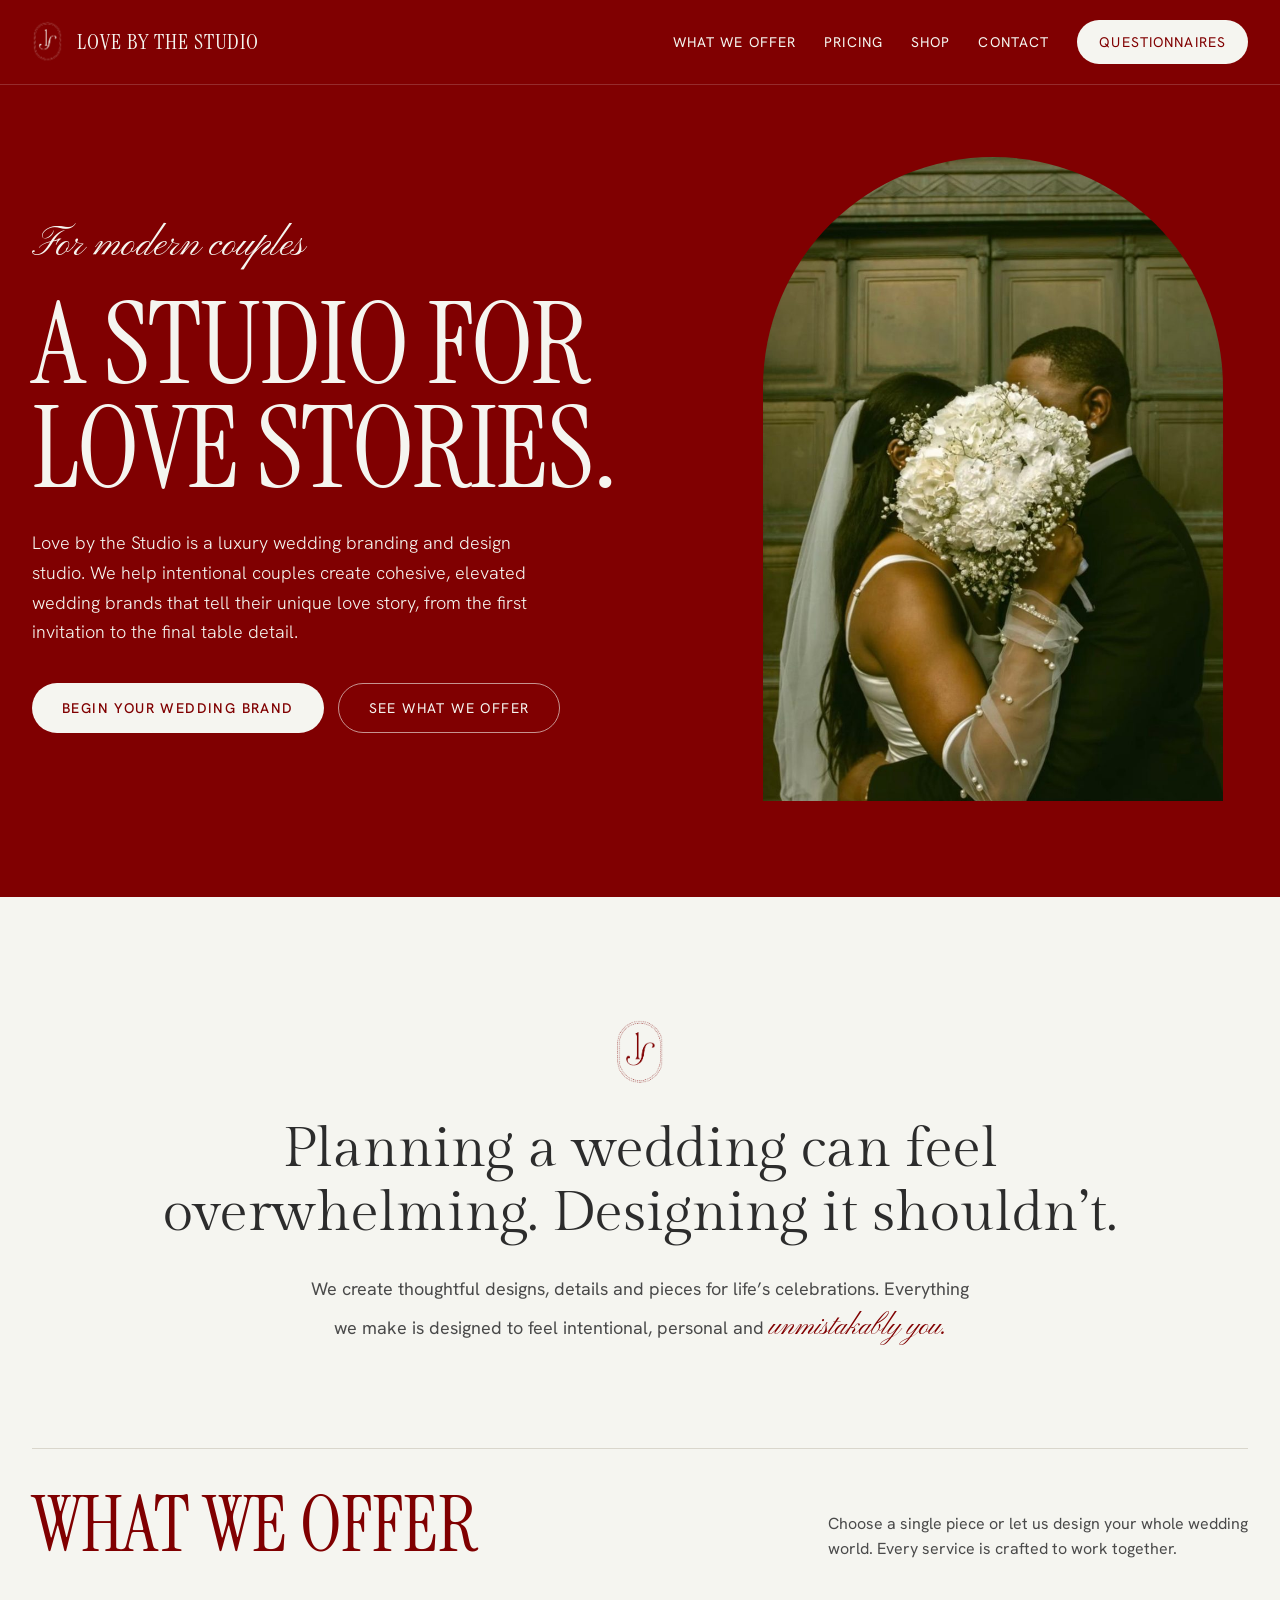
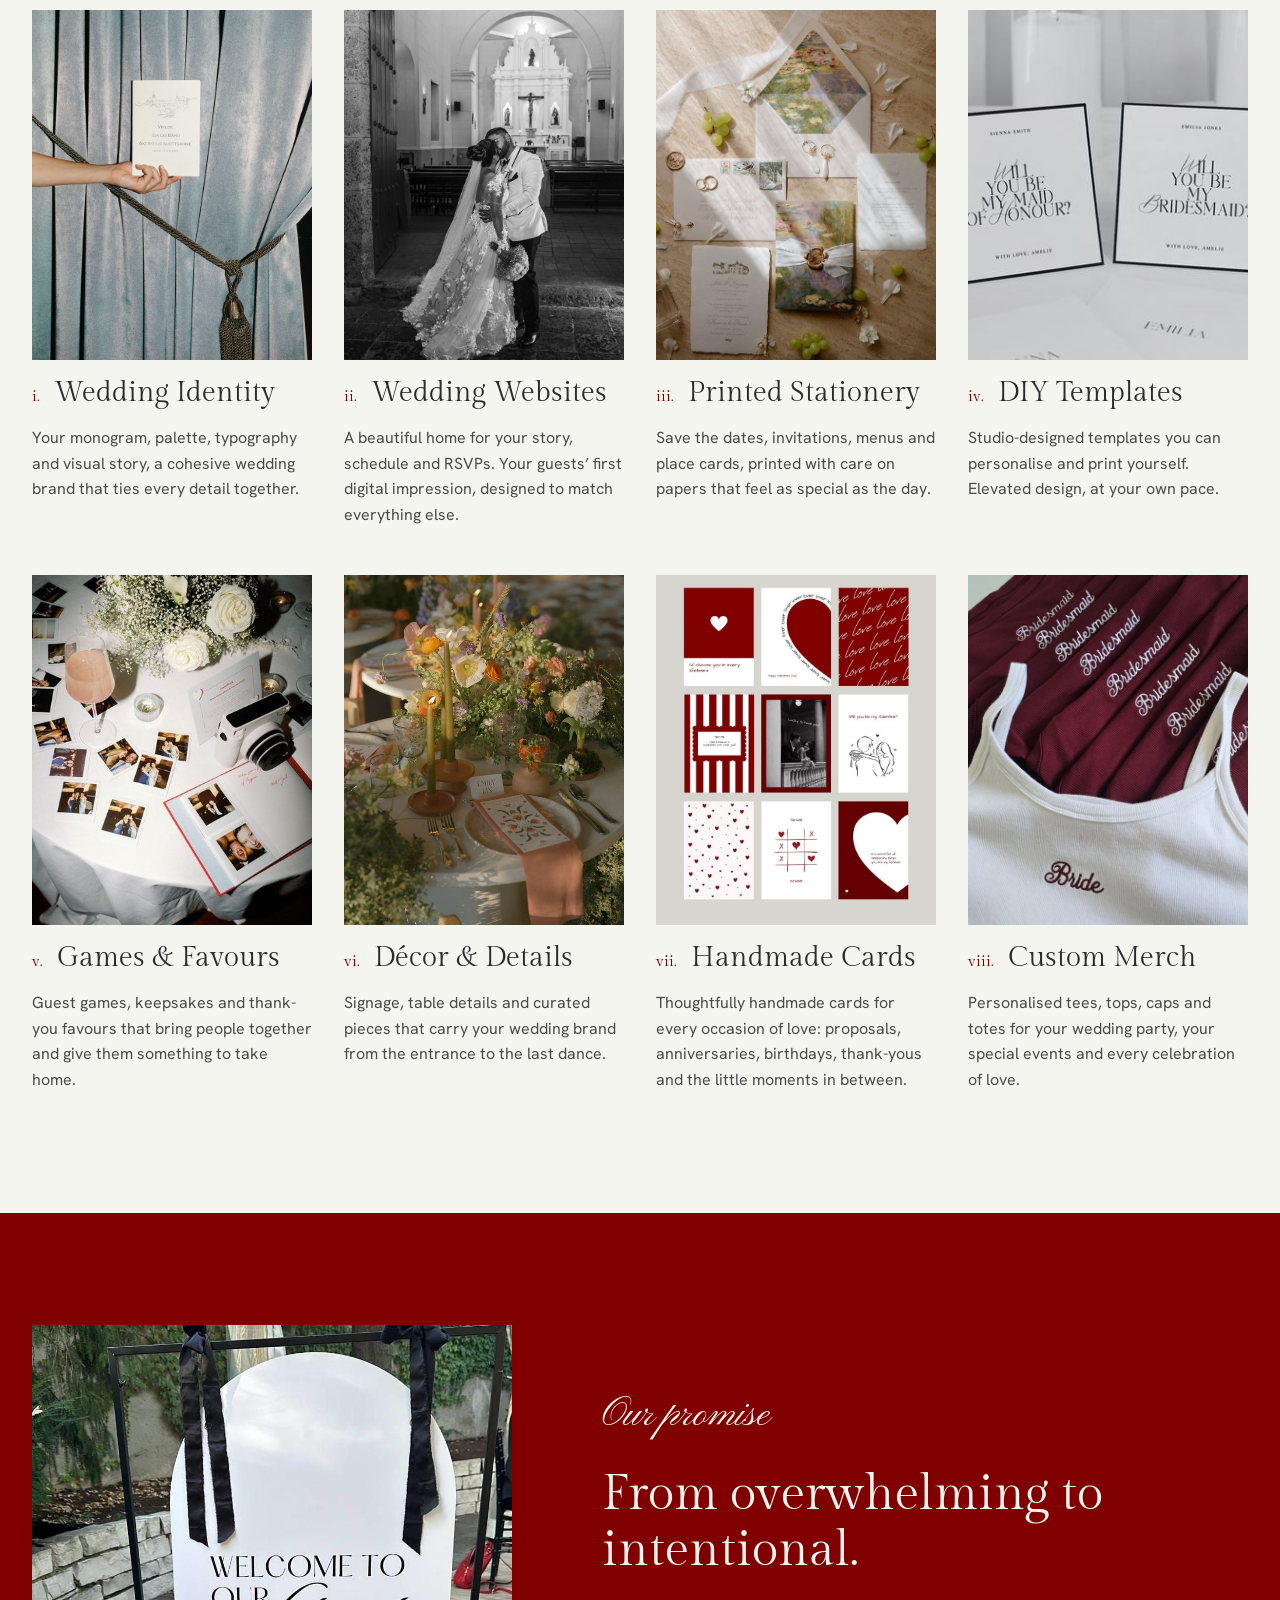
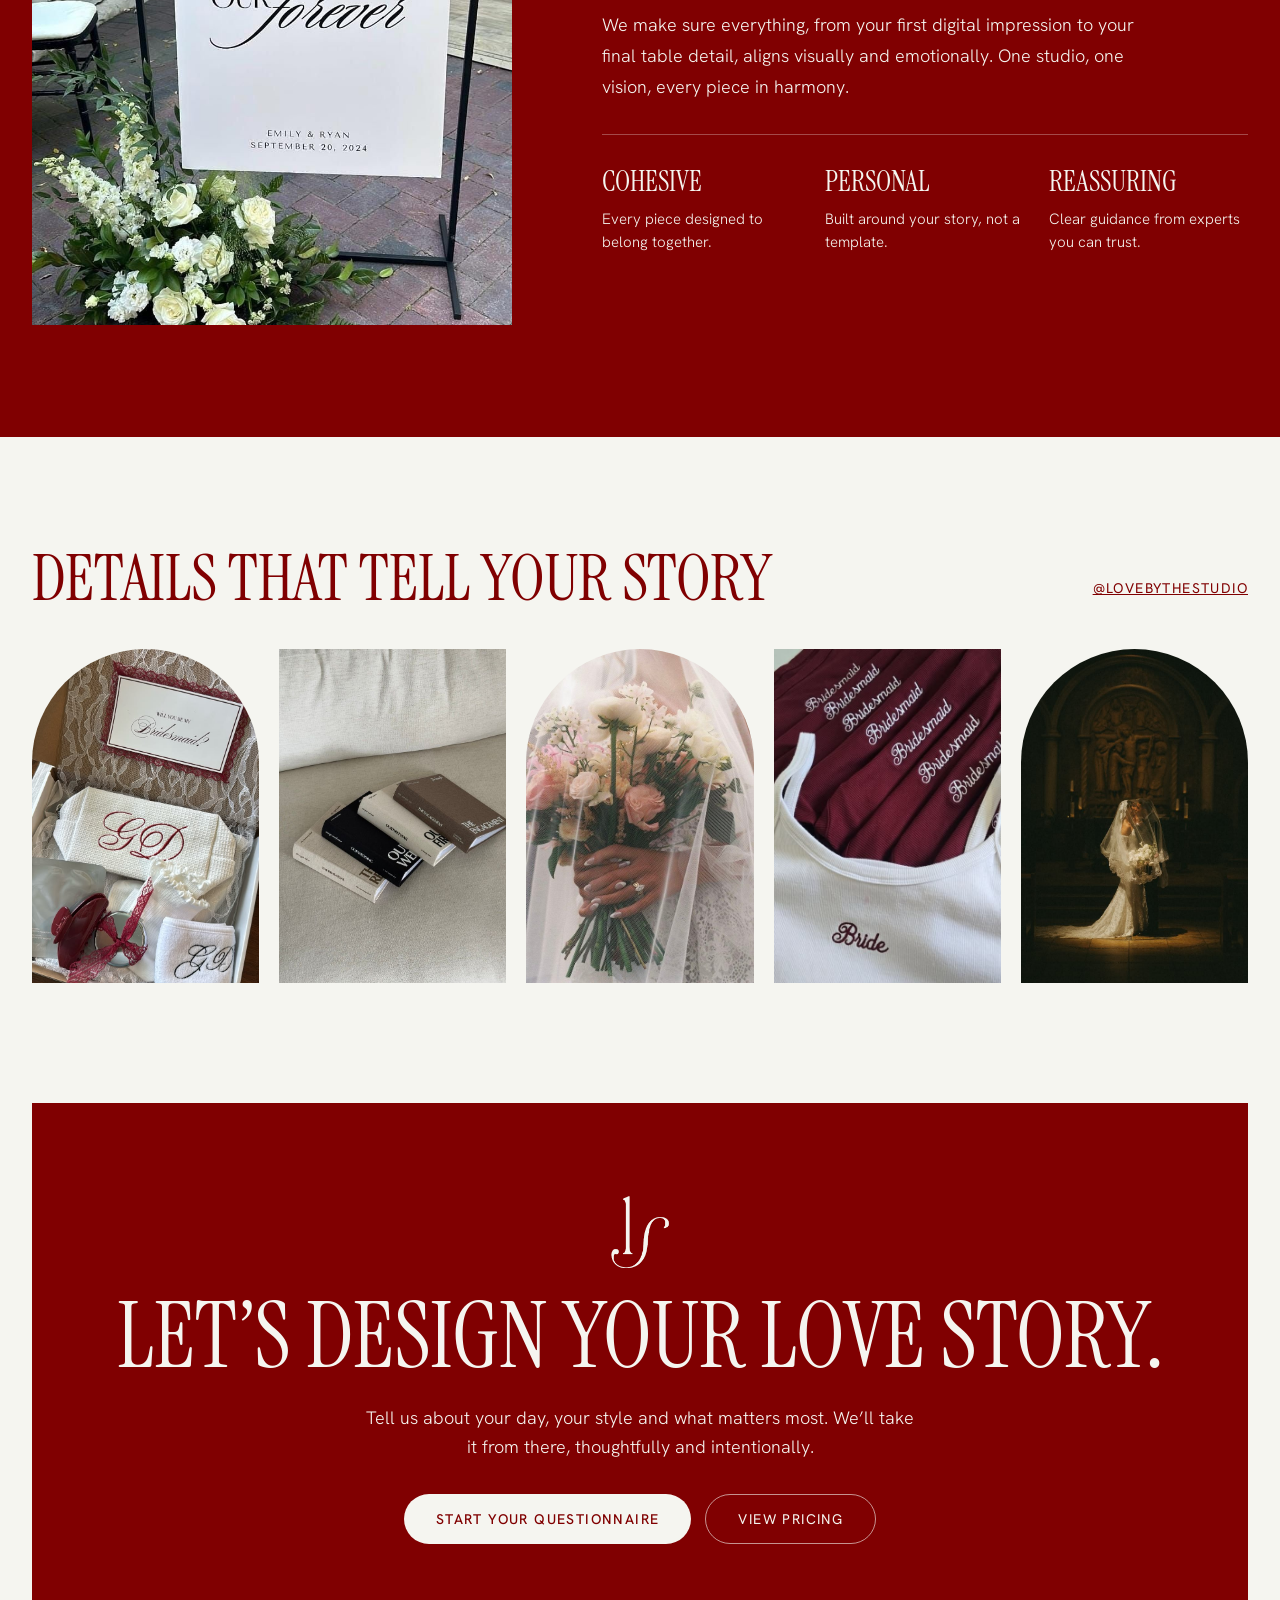
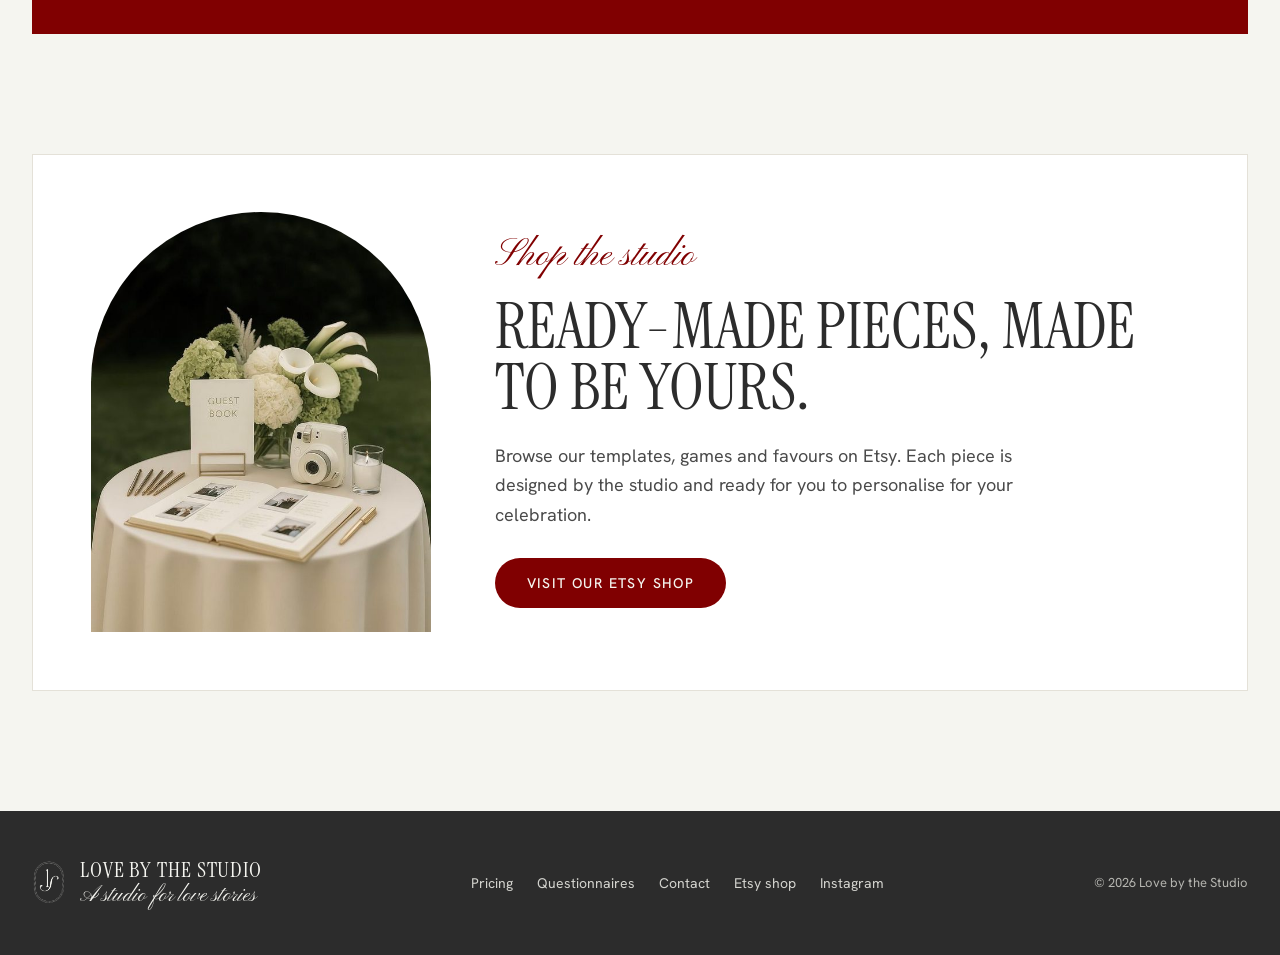
<file: index.html>
<!doctype html>
<html lang="en">
<head>
<meta charset="utf-8">
<meta name="viewport" content="width=device-width, initial-scale=1">
<title>Love by the Studio | Luxury Wedding Branding &amp; Design</title>
<meta name="description" content="Love by the Studio is a luxury wedding branding and design studio creating cohesive wedding identities, websites, stationery, templates, games and favours for modern couples.">
<link rel="canonical" href="https://lovebythestudio.com/">
<meta property="og:type" content="website">
<meta property="og:site_name" content="Love by the Studio">
<meta property="og:url" content="https://lovebythestudio.com/">
<meta property="og:title" content="Love by the Studio | Luxury Wedding Branding &amp; Design">
<meta property="og:description" content="A luxury wedding branding and design studio creating cohesive wedding identities, websites, stationery, templates, games and favours for modern couples.">
<meta property="og:image" content="https://lovebythestudio.com/images/share-preview.jpg">
<meta property="og:image:width" content="1200">
<meta property="og:image:height" content="630">
<meta property="og:image:alt" content="The Love by the Studio monogram beside a couple embracing behind a white bouquet">
<meta name="twitter:card" content="summary_large_image">
<meta name="twitter:title" content="Love by the Studio | Luxury Wedding Branding &amp; Design">
<meta name="twitter:description" content="A luxury wedding branding and design studio creating cohesive wedding identities, websites, stationery, templates, games and favours for modern couples.">
<meta name="twitter:image" content="https://lovebythestudio.com/images/share-preview.jpg">
<link rel="apple-touch-icon" href="images/logo-oval-red.png">
<link rel="icon" type="image/png" href="images/logo-oval-red.png">
<link rel="preconnect" href="https://fonts.googleapis.com">
<link rel="stylesheet" href="https://fonts.googleapis.com/css2?family=Instrument+Serif:ital@0;1&amp;family=Gilda+Display&amp;family=Pinyon+Script&amp;family=Hanken+Grotesk:wght@300;400;500&amp;display=swap">
<style>
body{margin:0;background:#F5F5F0}
a{color:#800001}a:hover{color:#5a0001}
</style>
<style>html{scroll-behavior:smooth}img{max-width:100%}</style>
</head>
<body>
<div style="font-family: 'Hanken Grotesk', 'Helvetica Neue', Helvetica, sans-serif; color: #2C2C2C; background: #F5F5F0; width: 100%; overflow: hidden;">

<!-- NAV -->
<header style="background: #800001; color: #F5F5F0; border-bottom: 1px solid rgba(245,245,240,0.18);">
<nav style="max-width: 1280px; margin: 0 auto; padding: 20px 32px; display: flex; flex-wrap: wrap; align-items: center; justify-content: space-between; gap: 16px;">
<a href="#top" style="display: flex; align-items: center; gap: 14px; color: #F5F5F0; text-decoration: none;">
<img src="images/logo-oval-cream.png" alt="" style="height: 44px; width: auto;">
<span style="font-family: 'Instrument Serif', serif; font-size: 22px; letter-spacing: 0.04em; line-height: 1;">LOVE BY THE STUDIO</span>
</a>
<div style="display: flex; flex-wrap: wrap; align-items: center; gap: 28px; font-size: 14px; letter-spacing: 0.08em; text-transform: uppercase;">
<a href="#offer" style="color: #F5F5F0; text-decoration: none;">What we offer</a>
<a href="pricing.html" style="color: #F5F5F0; text-decoration: none;">Pricing</a>
<a href="#shop" style="color: #F5F5F0; text-decoration: none;">Shop</a>
<a href="contact.html" style="color: #F5F5F0; text-decoration: none;">Contact</a>
<a href="questionnaire.html" style="color: #800001; background: #F5F5F0; text-decoration: none; padding: 13px 22px; border-radius: 999px; min-height: 44px; box-sizing: border-box; display: inline-flex; align-items: center;">Questionnaires</a>
</div>
</nav>
</header>

<!-- HERO -->
<section id="top" style="background: #800001; color: #F5F5F0;">
<div style="max-width: 1280px; margin: 0 auto; padding: 72px 32px 96px; display: flex; flex-wrap: wrap; align-items: center; gap: 56px;">
<div style="flex: 1 1 520px; min-width: 0; display: flex; flex-direction: column; gap: 28px;">
<p style="margin: 0; font-family: 'Pinyon Script', cursive; font-size: 40px; line-height: 1;">For modern couples</p>
<h1 style="margin: 0; font-family: 'Instrument Serif', serif; font-weight: 400; font-size: clamp(64px, 9vw, 128px); line-height: 0.9; letter-spacing: -0.01em; text-transform: uppercase;">A studio for love stories.</h1>
<p style="margin: 0; max-width: 520px; font-size: 18px; line-height: 1.65; font-weight: 300;">Love by the Studio is a luxury wedding branding and design studio. We help intentional couples create cohesive, elevated wedding brands that tell their unique love story, from the first invitation to the final table detail.</p>
<div style="display: flex; flex-wrap: wrap; gap: 14px; padding-top: 8px;">
<a href="questionnaire.html#identity" style="background: #F5F5F0; color: #800001; text-decoration: none; padding: 16px 30px; border-radius: 999px; font-size: 14px; letter-spacing: 0.1em; text-transform: uppercase; font-weight: 500;">Begin your wedding brand</a>
<a href="#offer" style="border: 1px solid rgba(245,245,240,0.6); color: #F5F5F0; text-decoration: none; padding: 15px 30px; border-radius: 999px; font-size: 14px; letter-spacing: 0.1em; text-transform: uppercase;">See what we offer</a>
</div>
</div>
<div style="flex: 1 1 380px; min-width: 0; display: flex; justify-content: center; position: relative;">
<img src="images/hero-couple.jpg" alt="A couple embracing, the bride's bouquet of white flowers between them" style="width: 100%; max-width: 460px; aspect-ratio: 3 / 4.2; object-fit: cover; border-radius: 240px 240px 0 0; display: block;">
</div>
</div>
</section>

<!-- INTRO / PROBLEM -->
<section style="background: #F5F5F0;">
<div style="max-width: 1000px; margin: 0 auto; padding: 120px 32px 96px; display: flex; flex-direction: column; align-items: center; gap: 28px; text-align: center;">
<img src="images/logo-oval-red.png" alt="" style="height: 72px; width: auto;">
<h2 style="margin: 0; font-family: 'Gilda Display', serif; font-weight: 400; font-size: clamp(34px, 4.4vw, 56px); line-height: 1.15; color: #2C2C2C;">Planning a wedding can feel overwhelming. Designing it shouldn’t.</h2>
<p style="margin: 0; max-width: 680px; font-size: 18px; line-height: 1.7; color: #4a4a4a;">We create thoughtful designs, details and pieces for life’s celebrations. Everything we make is designed to feel intentional, personal and <span style="font-family: 'Pinyon Script', cursive; font-size: 28px; color: #800001;">unmistakably you.</span></p>
</div>
</section>

<!-- SERVICES -->
<section id="offer" style="background: #F5F5F0;">
<div style="max-width: 1280px; margin: 0 auto; padding: 0 32px 120px; display: flex; flex-direction: column; gap: 48px;">
<div style="display: flex; flex-wrap: wrap; align-items: flex-end; justify-content: space-between; gap: 20px; border-top: 1px solid #d9d6cc; padding-top: 40px;">
<h2 style="margin: 0; font-family: 'Instrument Serif', serif; font-weight: 400; font-size: clamp(48px, 6vw, 80px); line-height: 0.95; text-transform: uppercase; color: #800001;">What we offer</h2>
<p style="margin: 0; max-width: 420px; font-size: 16px; line-height: 1.6; color: #4a4a4a;">Choose a single piece or let us design your whole wedding world. Every service is crafted to work together.</p>
</div>
<div style="display: grid; grid-template-columns: repeat(auto-fit, minmax(260px, 1fr)); gap: 48px 32px;">

<article style="display: flex; flex-direction: column; gap: 16px;">
<img src="images/service-identity.jpg" alt="A wedding invitation held against a velvet curtain" style="width: 100%; aspect-ratio: 4 / 5; object-fit: cover; display: block;">
<div style="display: flex; align-items: baseline; gap: 14px;"><span style="font-family: 'Gilda Display', serif; font-size: 15px; color: #800001;">i.</span><h3 style="margin: 0; font-family: 'Gilda Display', serif; font-weight: 400; font-size: 28px; color: #2C2C2C;">Wedding Identity</h3></div>
<p style="margin: 0; font-size: 16px; line-height: 1.6; color: #4a4a4a;">Your monogram, palette, typography and visual story, a cohesive wedding brand that ties every detail together.</p>
</article>

<article style="display: flex; flex-direction: column; gap: 16px;">
<img src="images/service-websites.jpg" alt="A couple kissing in the doorway of a church, in black and white" style="width: 100%; aspect-ratio: 4 / 5; object-fit: cover; display: block;">
<div style="display: flex; align-items: baseline; gap: 14px;"><span style="font-family: 'Gilda Display', serif; font-size: 15px; color: #800001;">ii.</span><h3 style="margin: 0; font-family: 'Gilda Display', serif; font-weight: 400; font-size: 28px; color: #2C2C2C;">Wedding Websites</h3></div>
<p style="margin: 0; font-size: 16px; line-height: 1.6; color: #4a4a4a;">A beautiful home for your story, schedule and RSVPs. Your guests’ first digital impression, designed to match everything else.</p>
</article>

<article style="display: flex; flex-direction: column; gap: 16px;">
<img src="images/service-stationery.jpg" alt="A wedding stationery suite with envelope, wax seal and rings" style="width: 100%; aspect-ratio: 4 / 5; object-fit: cover; display: block;">
<div style="display: flex; align-items: baseline; gap: 14px;"><span style="font-family: 'Gilda Display', serif; font-size: 15px; color: #800001;">iii.</span><h3 style="margin: 0; font-family: 'Gilda Display', serif; font-weight: 400; font-size: 28px; color: #2C2C2C;">Printed Stationery</h3></div>
<p style="margin: 0; font-size: 16px; line-height: 1.6; color: #4a4a4a;">Save the dates, invitations, menus and place cards, printed with care on papers that feel as special as the day.</p>
</article>

<article style="display: flex; flex-direction: column; gap: 16px;">
<img src="images/service-diy-templates.jpg" alt="Two bridesmaid proposal cards in black and white" style="width: 100%; aspect-ratio: 4 / 5; object-fit: cover; display: block;">
<div style="display: flex; align-items: baseline; gap: 14px;"><span style="font-family: 'Gilda Display', serif; font-size: 15px; color: #800001;">iv.</span><h3 style="margin: 0; font-family: 'Gilda Display', serif; font-weight: 400; font-size: 28px; color: #2C2C2C;">DIY Templates</h3></div>
<p style="margin: 0; font-size: 16px; line-height: 1.6; color: #4a4a4a;">Studio-designed templates you can personalise and print yourself. Elevated design, at your own pace.</p>
</article>

<article style="display: flex; flex-direction: column; gap: 16px;">
<img src="images/service-games-favours.jpg" alt="A guest table with instant photos, a camera and a guestbook" style="width: 100%; aspect-ratio: 4 / 5; object-fit: cover; display: block;">
<div style="display: flex; align-items: baseline; gap: 14px;"><span style="font-family: 'Gilda Display', serif; font-size: 15px; color: #800001;">v.</span><h3 style="margin: 0; font-family: 'Gilda Display', serif; font-weight: 400; font-size: 28px; color: #2C2C2C;">Games &amp; Favours</h3></div>
<p style="margin: 0; font-size: 16px; line-height: 1.6; color: #4a4a4a;">Guest games, keepsakes and thank-you favours that bring people together and give them something to take home.</p>
</article>

<article style="display: flex; flex-direction: column; gap: 16px;">
<img src="images/service-decor.jpg" alt="A styled reception table with candles, flowers and a printed menu" style="width: 100%; aspect-ratio: 4 / 5; object-fit: cover; display: block;">
<div style="display: flex; align-items: baseline; gap: 14px;"><span style="font-family: 'Gilda Display', serif; font-size: 15px; color: #800001;">vi.</span><h3 style="margin: 0; font-family: 'Gilda Display', serif; font-weight: 400; font-size: 28px; color: #2C2C2C;">Décor &amp; Details</h3></div>
<p style="margin: 0; font-size: 16px; line-height: 1.6; color: #4a4a4a;">Signage, table details and curated pieces that carry your wedding brand from the entrance to the last dance.</p>
</article>

<article style="display: flex; flex-direction: column; gap: 16px;">
<img src="images/service-cards.jpg" alt="Three colourful handmade cards reading I love you from my head tomatoes, I'm so glad we matched, and Heard you can buy yourself flowers so I got you this card instead" style="width: 100%; aspect-ratio: 4 / 5; object-fit: cover; display: block;">
<div style="display: flex; align-items: baseline; gap: 14px;"><span style="font-family: 'Gilda Display', serif; font-size: 15px; color: #800001;">vii.</span><h3 style="margin: 0; font-family: 'Gilda Display', serif; font-weight: 400; font-size: 28px; color: #2C2C2C;">Handmade Cards</h3></div>
<p style="margin: 0; font-size: 16px; line-height: 1.6; color: #4a4a4a;">Thoughtfully handmade cards for every occasion of love: proposals, anniversaries, birthdays, thank-yous and the little moments in between.</p>
</article>

<article style="display: flex; flex-direction: column; gap: 16px;">
<img src="images/service-merch.jpg" alt="A white top embroidered Bride on burgundy tops embroidered Bridesmaid" style="width: 100%; aspect-ratio: 4 / 5; object-fit: cover; display: block;">
<div style="display: flex; align-items: baseline; gap: 14px;"><span style="font-family: 'Gilda Display', serif; font-size: 15px; color: #800001;">viii.</span><h3 style="margin: 0; font-family: 'Gilda Display', serif; font-weight: 400; font-size: 28px; color: #2C2C2C;">Custom Merch</h3></div>
<p style="margin: 0; font-size: 16px; line-height: 1.6; color: #4a4a4a;">Personalised tees, tops, caps and totes for your wedding party, your special events and every celebration of love.</p>
</article>

</div>
</div>
</section>

<!-- PROMISE -->
<section id="promise" style="background: #800001; color: #F5F5F0;">
<div style="max-width: 1280px; margin: 0 auto; padding: 112px 32px; display: flex; flex-wrap: wrap; align-items: center; gap: 64px;">
<div style="flex: 1 1 380px; min-width: 0;">
<img src="images/promise-welcome-sign.jpg" alt="An arched white welcome sign reading Welcome to our forever, with black ribbons and white flowers at its base" style="width: 100%; max-width: 480px; aspect-ratio: 4 / 5; object-fit: cover; object-position: center 45%; display: block;">
</div>
<div style="flex: 1 1 520px; min-width: 0; display: flex; flex-direction: column; gap: 32px;">
<p style="margin: 0; font-family: 'Pinyon Script', cursive; font-size: 40px; line-height: 1;">Our promise</p>
<h2 style="margin: 0; font-family: 'Gilda Display', serif; font-weight: 400; font-size: clamp(34px, 3.8vw, 52px); line-height: 1.15;">From overwhelming to intentional.</h2>
<p style="margin: 0; font-size: 18px; line-height: 1.7; font-weight: 300; max-width: 560px;">We make sure everything, from your first digital impression to your final table detail, aligns visually and emotionally. One studio, one vision, every piece in harmony.</p>
<div style="display: grid; grid-template-columns: repeat(auto-fit, minmax(160px, 1fr)); gap: 24px; border-top: 1px solid rgba(245,245,240,0.3); padding-top: 28px;">
<div style="display: flex; flex-direction: column; gap: 8px;"><span style="font-family: 'Instrument Serif', serif; font-size: 28px; text-transform: uppercase;">Cohesive</span><span style="font-size: 15px; line-height: 1.55; font-weight: 300;">Every piece designed to belong together.</span></div>
<div style="display: flex; flex-direction: column; gap: 8px;"><span style="font-family: 'Instrument Serif', serif; font-size: 28px; text-transform: uppercase;">Personal</span><span style="font-size: 15px; line-height: 1.55; font-weight: 300;">Built around your story, not a template.</span></div>
<div style="display: flex; flex-direction: column; gap: 8px;"><span style="font-family: 'Instrument Serif', serif; font-size: 28px; text-transform: uppercase;">Reassuring</span><span style="font-size: 15px; line-height: 1.55; font-weight: 300;">Clear guidance from experts you can trust.</span></div>
</div>
</div>
</div>
</section>

<!-- GALLERY -->
<section style="background: #F5F5F0;">
<div style="max-width: 1280px; margin: 0 auto; padding: 112px 32px 48px; display: flex; flex-direction: column; gap: 40px;">
<div style="display: flex; flex-wrap: wrap; justify-content: space-between; align-items: flex-end; gap: 16px;">
<h2 style="margin: 0; font-family: 'Instrument Serif', serif; font-weight: 400; font-size: clamp(44px, 5vw, 68px); line-height: 0.95; text-transform: uppercase; color: #800001;">Details that tell your story</h2>
<a href="https://instagram.com/lovebythestudio" style="font-size: 14px; letter-spacing: 0.1em; text-transform: uppercase; color: #800001; padding: 12px 0;">@Lovebythestudio</a>
</div>
<div style="display: grid; grid-template-columns: repeat(auto-fit, minmax(200px, 1fr)); gap: 20px;">
<img src="images/gallery-bridesmaid-box.jpg" alt="A bridesmaid proposal box with a Will You Be My Bridesmaid card, monogrammed pouch and headband, and burgundy lace details" style="width: 100%; aspect-ratio: 3 / 4.4; object-fit: cover; object-position: center 40%; border-radius: 200px 200px 0 0; display: block;">
<img src="images/gallery-albums.jpg" alt="Linen-bound wedding albums titled The Rehearsal, Our Wedding, Our First Year and The Engagement" style="width: 100%; aspect-ratio: 3 / 4.4; object-fit: cover; display: block;">
<img src="images/gallery-bouquet.jpg" alt="A bride holding a pastel bouquet" style="width: 100%; aspect-ratio: 3 / 4.4; object-fit: cover; border-radius: 200px 200px 0 0; display: block;">
<img src="images/gallery-bride-tops.jpg" alt="A white tank top embroidered Bride in burgundy, laid over burgundy tops embroidered Bridesmaid" style="width: 100%; aspect-ratio: 3 / 4.4; object-fit: cover; object-position: 45% center; display: block;">
<img src="images/gallery-chapel.jpg" alt="A bride standing in a candlelit chapel" style="width: 100%; aspect-ratio: 3 / 4.4; object-fit: cover; border-radius: 200px 200px 0 0; display: block;">
</div>
</div>
</section>

<!-- CTA -->
<section id="enquire" style="background: #F5F5F0;">
<div style="max-width: 1280px; margin: 0 auto; padding: 72px 32px 120px;">
<div style="background: #800001; color: #F5F5F0; padding: clamp(48px, 7vw, 96px) clamp(24px, 6vw, 80px); display: flex; flex-direction: column; align-items: center; text-align: center; gap: 24px;">
<img src="images/logo-monogram-cream.png" alt="" style="height: 80px; width: auto;">
<h2 style="margin: 0; font-family: 'Instrument Serif', serif; font-weight: 400; font-size: clamp(48px, 7vw, 96px); line-height: 0.92; text-transform: uppercase;">Let’s design your love story.</h2>
<p style="margin: 0; max-width: 560px; font-size: 18px; line-height: 1.65; font-weight: 300;">Tell us about your day, your style and what matters most. We’ll take it from there, thoughtfully and intentionally.</p>
<div style="display: flex; flex-wrap: wrap; justify-content: center; gap: 14px; padding-top: 8px;">
<a href="questionnaire.html" style="background: #F5F5F0; color: #800001; text-decoration: none; padding: 16px 32px; border-radius: 999px; font-size: 14px; letter-spacing: 0.1em; text-transform: uppercase; font-weight: 500;">Start your questionnaire</a>
<a href="pricing.html" style="border: 1px solid rgba(245,245,240,0.6); color: #F5F5F0; text-decoration: none; padding: 15px 32px; border-radius: 999px; font-size: 14px; letter-spacing: 0.1em; text-transform: uppercase;">View pricing</a>
</div>
</div>
</div>
</section>

<!-- SHOP -->
<section id="shop" style="background: #F5F5F0;">
<div style="max-width: 1280px; margin: 0 auto; padding: 0 32px 120px;">
<div style="background: #FFFFFF; border: 1px solid #e4e1d8; padding: clamp(24px, 4.5vw, 64px); display: flex; flex-wrap: wrap; align-items: center; gap: clamp(32px, 5vw, 72px);">
<img src="images/shop-guestbook.jpg" alt="A guest book table with an instant camera, photos and white flowers" style="flex: 0 1 340px; width: 100%; max-width: 340px; height: 420px; object-fit: cover; border-radius: 170px 170px 0 0; display: block; min-width: 0;">
<div style="flex: 1 1 420px; min-width: 0; display: flex; flex-direction: column; gap: 22px;">
<p style="margin: 0; font-family: 'Pinyon Script', cursive; font-size: 38px; line-height: 1; color: #800001;">Shop the studio</p>
<h2 style="margin: 0; font-family: 'Instrument Serif', serif; font-weight: 400; font-size: clamp(44px, 5vw, 72px); line-height: 0.95; text-transform: uppercase; color: #2C2C2C;">Ready-made pieces, made to be yours.</h2>
<p style="margin: 0; max-width: 520px; font-size: 18px; line-height: 1.65; color: #4a4a4a;">Browse our templates, games and favours on Etsy. Each piece is designed by the studio and ready for you to personalise for your celebration.</p>
<div style="display: flex; flex-wrap: wrap; gap: 14px; padding-top: 6px;">
<a href="https://www.etsy.com/shop/Lovebythestudio" target="_blank" rel="noopener" style="background: #800001; color: #F5F5F0; text-decoration: none; padding: 16px 32px; border-radius: 999px; font-size: 14px; letter-spacing: 0.1em; text-transform: uppercase; font-weight: 500;">Visit our Etsy shop</a>
</div>
</div>
</div>
</div>
</section>

<!-- FOOTER -->
<footer style="background: #2C2C2C; color: #F5F5F0;">
<div style="max-width: 1280px; margin: 0 auto; padding: 48px 32px; display: flex; flex-wrap: wrap; align-items: center; justify-content: space-between; gap: 24px;">
<div style="display: flex; align-items: center; gap: 14px;">
<img src="images/logo-oval-cream.png" alt="" style="height: 48px; width: auto;">
<div style="display: flex; flex-direction: column; gap: 4px;">
<span style="font-family: 'Instrument Serif', serif; font-size: 22px; letter-spacing: 0.04em; line-height: 1;">LOVE BY THE STUDIO</span>
<span style="font-family: 'Pinyon Script', cursive; font-size: 22px; line-height: 1;">A studio for love stories</span>
</div>
</div>
<div style="display: flex; flex-wrap: wrap; gap: 24px; font-size: 14px; color: #d4d4cf;">
<a href="pricing.html" style="color: #d4d4cf; text-decoration: none;">Pricing</a><a href="questionnaire.html" style="color: #d4d4cf; text-decoration: none;">Questionnaires</a><a href="contact.html" style="color: #d4d4cf; text-decoration: none;">Contact</a><a href="https://www.etsy.com/shop/Lovebythestudio" target="_blank" rel="noopener" style="color: #d4d4cf; text-decoration: none;">Etsy shop</a><a href="https://instagram.com/lovebythestudio" target="_blank" rel="noopener" style="color: #d4d4cf; text-decoration: none;">Instagram</a>
</div>
<span style="font-size: 13px; color: #b5b5b0;">© 2026 Love by the Studio</span>
</div>
</footer>

</div>
</body>
</html>
</file>
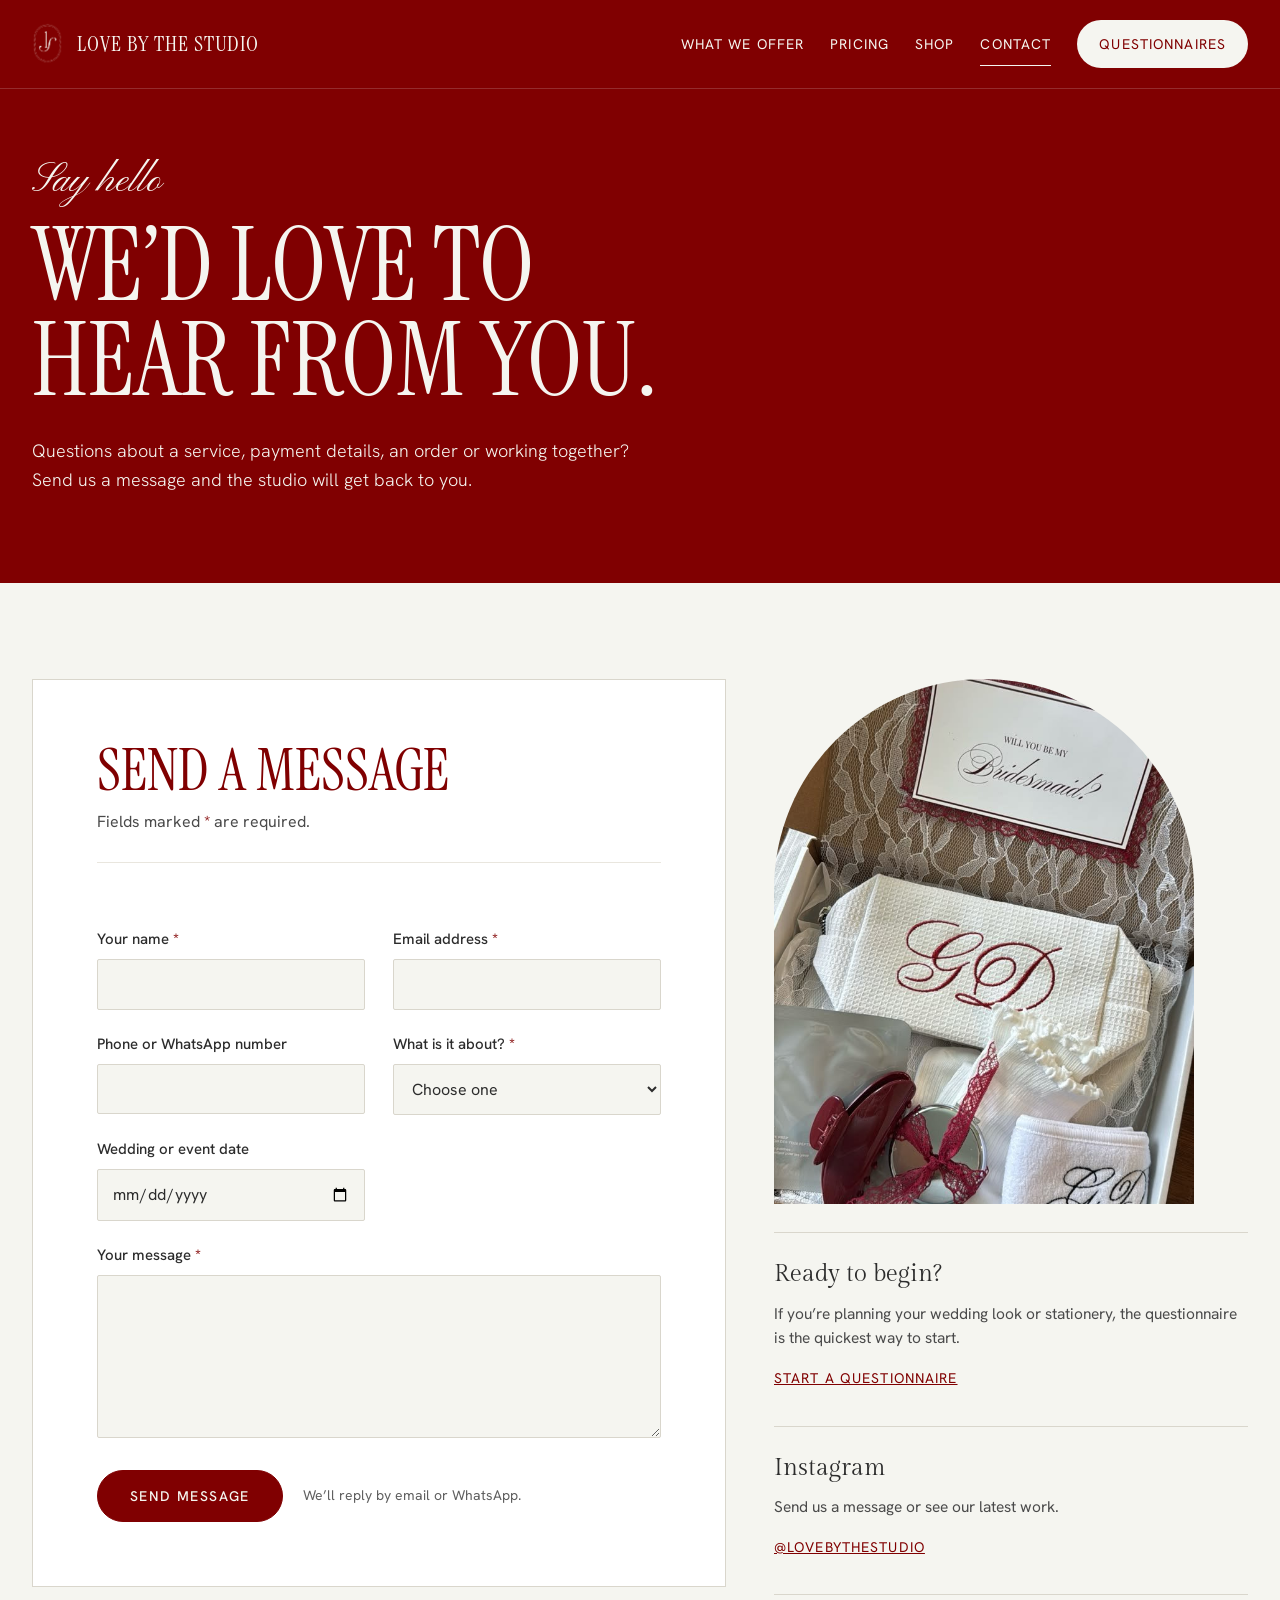
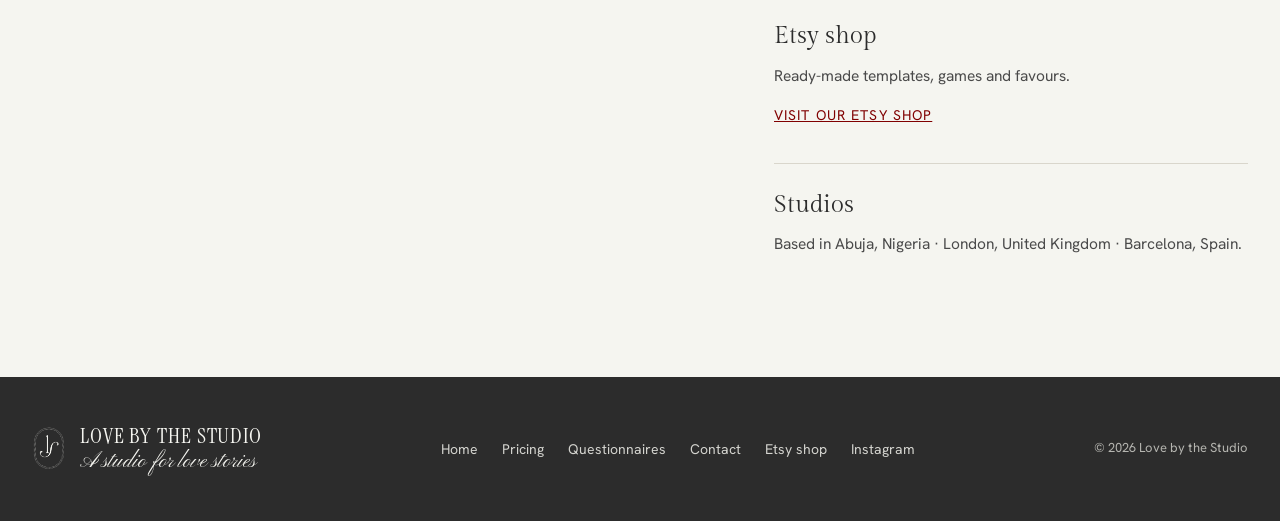
<file: contact.html>
<!doctype html>
<html lang="en">
<head>
<meta charset="utf-8">
<meta name="viewport" content="width=device-width, initial-scale=1">
<title>Contact | Love by the Studio</title>
<meta name="description" content="Get in touch with Love by the Studio about your wedding identity, stationery, payment details or an order.">
<link rel="canonical" href="https://lovebythestudio.com/contact.html">
<meta property="og:type" content="website">
<meta property="og:site_name" content="Love by the Studio">
<meta property="og:url" content="https://lovebythestudio.com/contact.html">
<meta property="og:title" content="Contact | Love by the Studio">
<meta property="og:description" content="Get in touch about your wedding identity, stationery, payment details or an order.">
<meta property="og:image" content="https://lovebythestudio.com/images/share-preview.jpg">
<meta property="og:image:width" content="1200">
<meta property="og:image:height" content="630">
<meta name="twitter:card" content="summary_large_image">
<link rel="icon" type="image/png" href="images/logo-oval-red.png">
<link rel="apple-touch-icon" href="images/logo-oval-red.png">
<link rel="preconnect" href="https://fonts.googleapis.com">
<link rel="stylesheet" href="https://fonts.googleapis.com/css2?family=Instrument+Serif:ital@0;1&amp;family=Gilda+Display&amp;family=Pinyon+Script&amp;family=Hanken+Grotesk:wght@300;400;500&amp;display=swap">
<link rel="stylesheet" href="css/pages.css">
</head>
<body>

<header class="site-header">
<nav aria-label="Main">
<a class="brand" href="index.html"><img src="images/logo-oval-cream.png" alt=""><span>LOVE BY THE STUDIO</span></a>
<div class="nav-links">
<a href="index.html#offer">What we offer</a>
<a href="pricing.html">Pricing</a>
<a href="index.html#shop">Shop</a>
<a href="contact.html" aria-current="page">Contact</a>
<a href="questionnaire.html" class="pill">Questionnaires</a>
</div>
</nav>
</header>

<main>
<section class="page-hero">
<div class="wrap">
<p class="eyebrow">Say hello</p>
<h1>We’d love to hear from you.</h1>
<p class="lead">Questions about a service, payment details, an order or working together? Send us a message and the studio will get back to you.</p>
</div>
</section>

<section class="section" style="padding-bottom:120px">
<div class="wrap">
<div class="contact-grid">

<form id="contact" class="q-form" name="contact" method="POST" action="thank-you.html" data-netlify="true" netlify-honeypot="bot-field">
<input type="hidden" name="form-name" value="contact">
<input type="hidden" name="subject" value="New message from the website">
<p class="hidden-field"><label>Leave this empty: <input name="bot-field" tabindex="-1" autocomplete="off"></label></p>
<div class="form-head">
<h2>Send a message</h2>
<p>Fields marked <span class="req">*</span> are required.</p>
</div>
<fieldset style="border-bottom:0;padding-bottom:0">
<legend class="hidden-field">Your message</legend>
<div class="grid">
<div class="field"><label for="ct-name">Your name <span class="req">*</span></label><input id="ct-name" name="name" type="text" autocomplete="name" required></div>
<div class="field"><label for="ct-email">Email address <span class="req">*</span></label><input id="ct-email" name="email" type="email" autocomplete="email" required></div>
<div class="field"><label for="ct-phone">Phone or WhatsApp number</label><input id="ct-phone" name="Phone / WhatsApp" type="tel" autocomplete="tel"></div>
<div class="field"><label for="ct-topic">What is it about? <span class="req">*</span></label>
<select id="ct-topic" name="Topic" required>
<option value="">Choose one</option>
<option>A general question</option>
<option>Wedding identity</option>
<option>Custom stationery</option>
<option>Payment details</option>
<option>An existing order</option>
<option>Games, favours or merch</option>
<option>Vendor or partnership enquiry</option>
<option>Something else</option>
</select></div>
<div class="field"><label for="ct-date">Wedding or event date</label><input id="ct-date" name="Event date" type="date"></div>
<div class="field full"><label for="ct-msg">Your message <span class="req">*</span></label><textarea id="ct-msg" name="message" rows="6" required></textarea></div>
</div>
</fieldset>
<div class="submit-row">
<button type="submit" class="btn">Send message</button>
<p>We’ll reply by email or WhatsApp.</p>
</div>
</form>

<aside class="contact-aside" aria-label="Other ways to reach us">
<img class="contact-photo" src="images/gallery-bridesmaid-box.jpg" alt="A bridesmaid proposal box with a monogrammed pouch and a Will You Be My Bridesmaid card">
<div class="contact-card">
<h2>Ready to begin?</h2>
<p>If you’re planning your wedding look or stationery, the questionnaire is the quickest way to start.</p>
<a class="link" href="questionnaire.html">Start a questionnaire</a>
</div>
<div class="contact-card">
<h2>Instagram</h2>
<p>Send us a message or see our latest work.</p>
<a class="link" href="https://instagram.com/lovebythestudio" target="_blank" rel="noopener">@Lovebythestudio</a>
</div>
<div class="contact-card">
<h2>Etsy shop</h2>
<p>Ready-made templates, games and favours.</p>
<a class="link" href="https://www.etsy.com/shop/Lovebythestudio" target="_blank" rel="noopener">Visit our Etsy shop</a>
</div>
<div class="contact-card">
<h2>Studios</h2>
<p>Based in Abuja, Nigeria · London, United Kingdom · Barcelona, Spain.</p>
</div>
</aside>

</div>
</div>
</section>
</main>

<footer class="site-footer">
<div class="wrap">
<div class="foot-brand"><img src="images/logo-oval-cream.png" alt=""><div><span class="n">LOVE BY THE STUDIO</span><span class="s">A studio for love stories</span></div></div>
<div class="foot-links"><a href="index.html">Home</a><a href="pricing.html">Pricing</a><a href="questionnaire.html">Questionnaires</a><a href="contact.html">Contact</a><a href="https://www.etsy.com/shop/Lovebythestudio" target="_blank" rel="noopener">Etsy shop</a><a href="https://instagram.com/lovebythestudio" target="_blank" rel="noopener">Instagram</a></div>
<span class="copy">© 2026 Love by the Studio</span>
</div>
</footer>
</body>
</html>
</file>
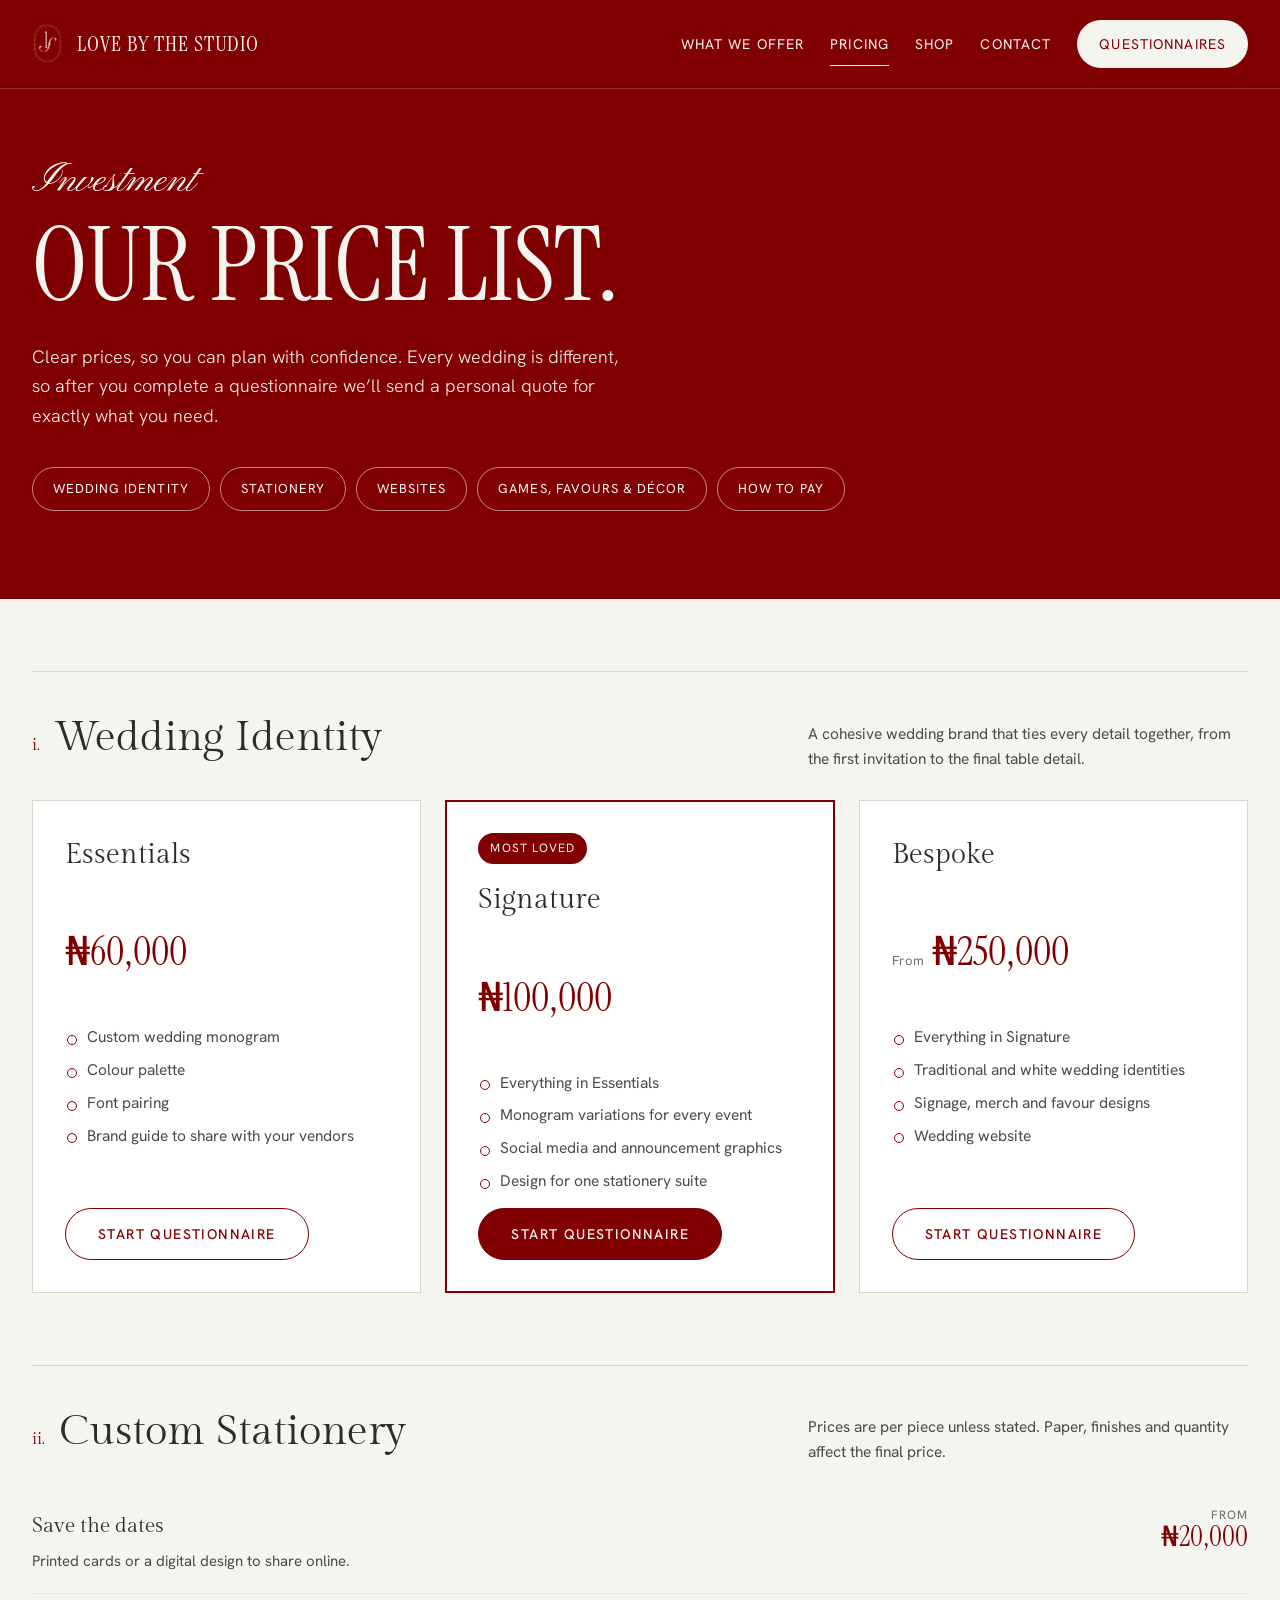
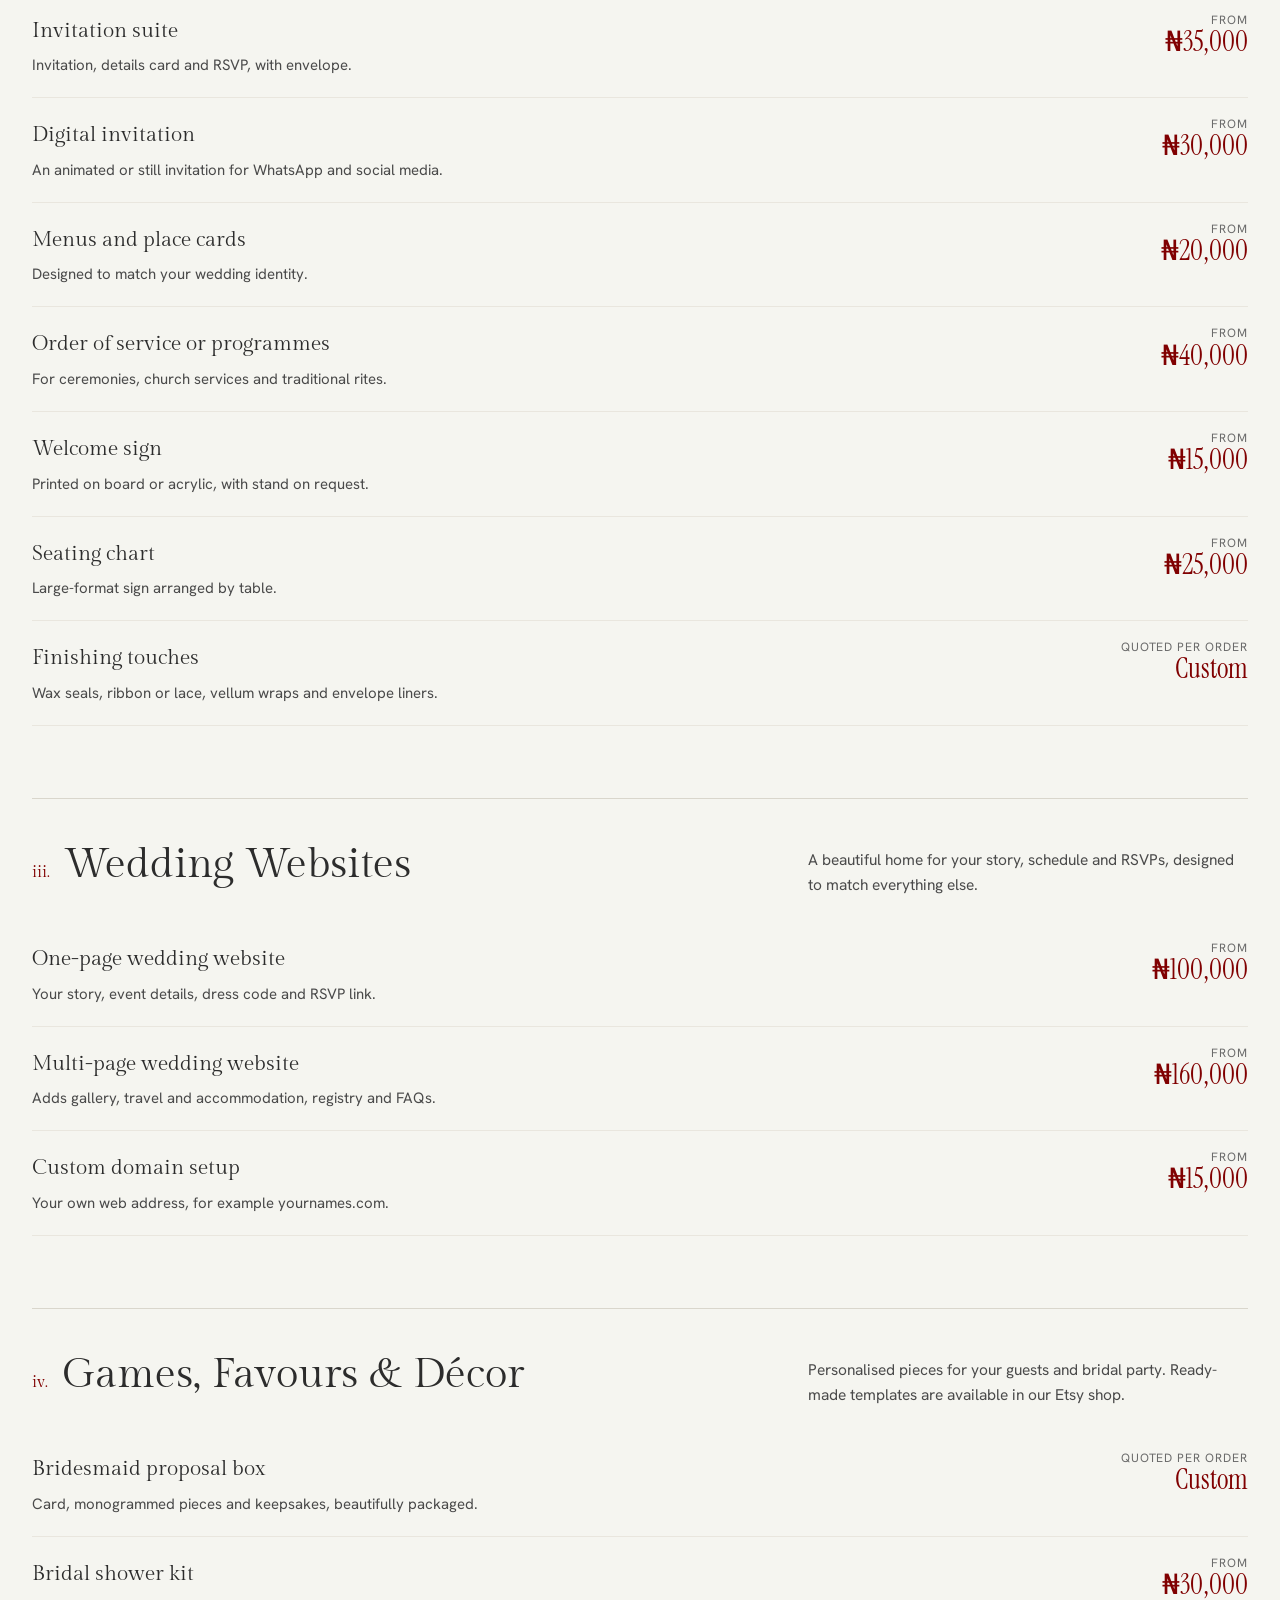
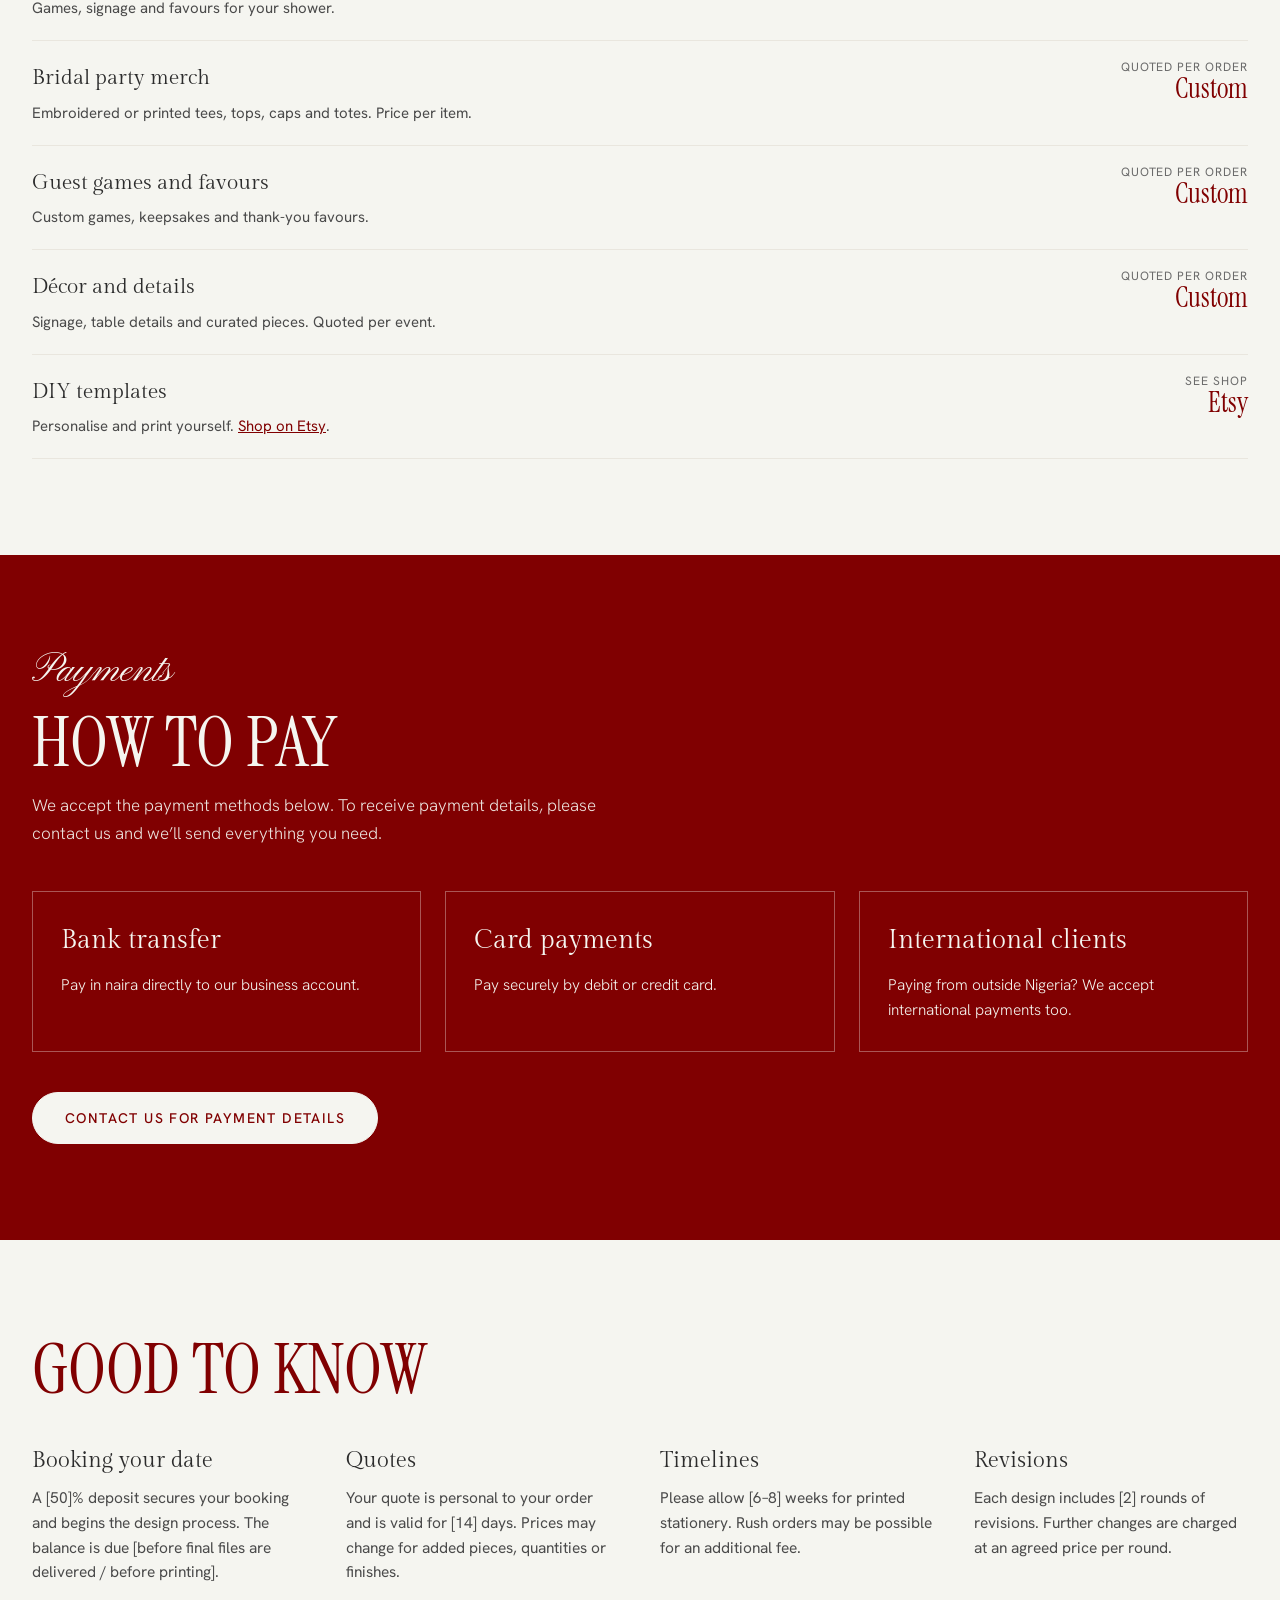
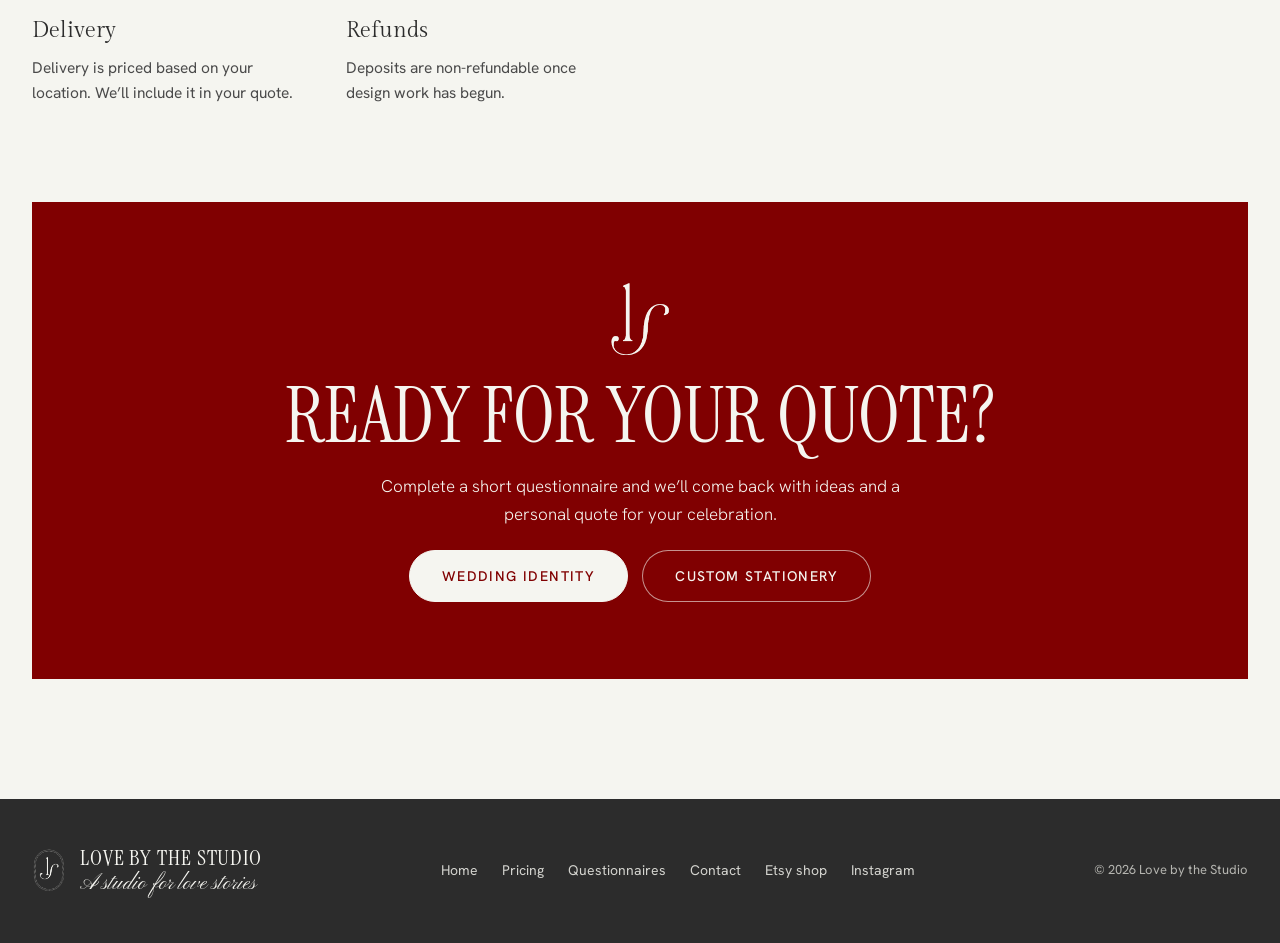
<file: pricing.html>
<!doctype html>
<html lang="en">
<head>
<meta charset="utf-8">
<meta name="viewport" content="width=device-width, initial-scale=1">
<title>Pricing | Love by the Studio</title>
<meta name="description" content="Prices for wedding identities, custom stationery, wedding websites and more from Love by the Studio, plus how to pay.">
<link rel="canonical" href="https://lovebythestudio.com/pricing.html">
<meta property="og:type" content="website">
<meta property="og:site_name" content="Love by the Studio">
<meta property="og:url" content="https://lovebythestudio.com/pricing.html">
<meta property="og:title" content="Pricing | Love by the Studio">
<meta property="og:description" content="Prices for wedding identities, custom stationery, wedding websites and more, plus how to pay.">
<meta property="og:image" content="https://lovebythestudio.com/images/share-preview.jpg">
<meta property="og:image:width" content="1200">
<meta property="og:image:height" content="630">
<meta name="twitter:card" content="summary_large_image">
<link rel="icon" type="image/png" href="images/logo-oval-red.png">
<link rel="apple-touch-icon" href="images/logo-oval-red.png">
<link rel="preconnect" href="https://fonts.googleapis.com">
<link rel="stylesheet" href="https://fonts.googleapis.com/css2?family=Instrument+Serif:ital@0;1&amp;family=Gilda+Display&amp;family=Pinyon+Script&amp;family=Hanken+Grotesk:wght@300;400;500&amp;display=swap">
<link rel="stylesheet" href="css/pages.css">
</head>
<body>

<header class="site-header">
<nav aria-label="Main">
<a class="brand" href="index.html"><img src="images/logo-oval-cream.png" alt=""><span>LOVE BY THE STUDIO</span></a>
<div class="nav-links">
<a href="index.html#offer">What we offer</a>
<a href="pricing.html" aria-current="page">Pricing</a>
<a href="index.html#shop">Shop</a>
<a href="contact.html">Contact</a>
<a href="questionnaire.html" class="pill">Questionnaires</a>
</div>
</nav>
</header>

<main>
<section class="page-hero">
<div class="wrap">
<p class="eyebrow">Investment</p>
<h1>Our price list.</h1>
<p class="lead">Clear prices, so you can plan with confidence. Every wedding is different, so after you complete a questionnaire we’ll send a personal quote for exactly what you need.</p>
<nav class="price-nav" aria-label="Jump to">
<a href="#identity">Wedding Identity</a>
<a href="#stationery">Stationery</a>
<a href="#websites">Websites</a>
<a href="#extras">Games, favours &amp; décor</a>
<a href="#payment">How to pay</a>
</nav>
</div>
</section>

<div class="wrap">

<!-- ============ WEDDING IDENTITY ============
     To edit: change the text inside each package. Replace ₦[PRICE] with your price. -->
<section id="identity" class="price-group" aria-labelledby="identity-h">
<header>
<h2 id="identity-h"><span class="n">i.</span>Wedding Identity</h2>
<p>A cohesive wedding brand that ties every detail together, from the first invitation to the final table detail.</p>
</header>
<div class="packages">
<article class="package">
<h3>Essentials</h3>
<p class="amount">₦60,000</p>
<ul>
<li>Custom wedding monogram</li>
<li>Colour palette</li>
<li>Font pairing</li>
<li>Brand guide to share with your vendors</li>
</ul>
<a class="btn ghost" href="questionnaire.html#identity">Start questionnaire</a>
</article>
<article class="package featured">
<span class="tag">Most loved</span>
<h3>Signature</h3>
<p class="amount">₦100,000</p>
<ul>
<li>Everything in Essentials</li>
<li>Monogram variations for every event</li>
<li>Social media and announcement graphics</li>
<li>Design for one stationery suite</li>
</ul>
<a class="btn" href="questionnaire.html#identity">Start questionnaire</a>
</article>
<article class="package">
<h3>Bespoke</h3>
<p class="amount"><small>From</small> ₦250,000</p>
<ul>
<li>Everything in Signature</li>
<li>Traditional and white wedding identities</li>
<li>Signage, merch and favour designs</li>
<li>Wedding website</li>
</ul>
<a class="btn ghost" href="questionnaire.html#identity">Start questionnaire</a>
</article>
</div>
</section>

<!-- ============ STATIONERY ============
     To add a line, copy one <li> ... </li> block. -->
<section id="stationery" class="price-group" aria-labelledby="stationery-h">
<header>
<h2 id="stationery-h"><span class="n">ii.</span>Custom Stationery</h2>
<p>Prices are per piece unless stated. Paper, finishes and quantity affect the final price.</p>
</header>
<ul class="price-list">
<li><span class="item">Save the dates</span><span class="desc">Printed cards or a digital design to share online.</span><span class="price"><small>From</small>₦20,000</span></li>
<li><span class="item">Invitation suite</span><span class="desc">Invitation, details card and RSVP, with envelope.</span><span class="price"><small>From</small>₦35,000</span></li>
<li><span class="item">Digital invitation</span><span class="desc">An animated or still invitation for WhatsApp and social media.</span><span class="price"><small>From</small>₦30,000</span></li>
<li><span class="item">Menus and place cards</span><span class="desc">Designed to match your wedding identity.</span><span class="price"><small>From</small>₦20,000</span></li>
<li><span class="item">Order of service or programmes</span><span class="desc">For ceremonies, church services and traditional rites.</span><span class="price"><small>From</small>₦40,000</span></li>
<li><span class="item">Welcome sign</span><span class="desc">Printed on board or acrylic, with stand on request.</span><span class="price"><small>From</small>₦15,000</span></li>
<li><span class="item">Seating chart</span><span class="desc">Large-format sign arranged by table.</span><span class="price"><small>From</small>₦25,000</span></li>
<li><span class="item">Finishing touches</span><span class="desc">Wax seals, ribbon or lace, vellum wraps and envelope liners.</span><span class="price"><small>Quoted per order</small>Custom</span></li>
</ul>
</section>

<!-- ============ WEBSITES ============ -->
<section id="websites" class="price-group" aria-labelledby="websites-h">
<header>
<h2 id="websites-h"><span class="n">iii.</span>Wedding Websites</h2>
<p>A beautiful home for your story, schedule and RSVPs, designed to match everything else.</p>
</header>
<ul class="price-list">
<li><span class="item">One-page wedding website</span><span class="desc">Your story, event details, dress code and RSVP link.</span><span class="price"><small>From</small>₦100,000</span></li>
<li><span class="item">Multi-page wedding website</span><span class="desc">Adds gallery, travel and accommodation, registry and FAQs.</span><span class="price"><small>From</small>₦160,000</span></li>
<li><span class="item">Custom domain setup</span><span class="desc">Your own web address, for example yournames.com.</span><span class="price"><small>From</small>₦15,000</span></li>
</ul>
</section>

<!-- ============ EXTRAS ============ -->
<section id="extras" class="price-group" aria-labelledby="extras-h">
<header>
<h2 id="extras-h"><span class="n">iv.</span>Games, Favours &amp; Décor</h2>
<p>Personalised pieces for your guests and bridal party. Ready-made templates are available in our Etsy shop.</p>
</header>
<ul class="price-list">
<li><span class="item">Bridesmaid proposal box</span><span class="desc">Card, monogrammed pieces and keepsakes, beautifully packaged.</span><span class="price"><small>Quoted per order</small>Custom</span></li>
<li><span class="item">Bridal shower kit</span><span class="desc">Games, signage and favours for your shower.</span><span class="price"><small>From</small>₦30,000</span></li>
<li><span class="item">Bridal party merch</span><span class="desc">Embroidered or printed tees, tops, caps and totes. Price per item.</span><span class="price"><small>Quoted per order</small>Custom</span></li>
<li><span class="item">Guest games and favours</span><span class="desc">Custom games, keepsakes and thank-you favours.</span><span class="price"><small>Quoted per order</small>Custom</span></li>
<li><span class="item">Décor and details</span><span class="desc">Signage, table details and curated pieces. Quoted per event.</span><span class="price"><small>Quoted per order</small>Custom</span></li>
<li><span class="item">DIY templates</span><span class="desc">Personalise and print yourself. <a href="https://www.etsy.com/shop/Lovebythestudio" target="_blank" rel="noopener">Shop on Etsy</a>.</span><span class="price"><small>See shop</small>Etsy</span></li>
</ul>
</section>

</div>

<!-- ============ PAYMENT ============ -->
<section id="payment" class="pay-band" aria-labelledby="payment-h">
<div class="wrap">
<p class="eyebrow">Payments</p>
<h2 id="payment-h" class="section-title">How to pay</h2>
<p class="section-intro">We accept the payment methods below. To receive payment details, please contact us and we’ll send everything you need.</p>
<div class="pay-grid">
<article class="pay">
<h3>Bank transfer</h3>
<p>Pay in naira directly to our business account.</p>
</article>
<article class="pay">
<h3>Card payments</h3>
<p>Pay securely by debit or credit card.</p>
</article>
<article class="pay">
<h3>International clients</h3>
<p>Paying from outside Nigeria? We accept international payments too.</p>
</article>
</div>
<div style="margin-top:40px;display:flex;flex-wrap:wrap;gap:14px">
<a class="btn light" href="contact.html">Contact us for payment details</a>
</div>
</div>
</section>

<section class="section" aria-labelledby="terms-h">
<div class="wrap">
<h2 id="terms-h" class="section-title">Good to know</h2>
<div class="terms">
<div><h3>Booking your date</h3><p>A [50]% deposit secures your booking and begins the design process. The balance is due [before final files are delivered / before printing].</p></div>
<div><h3>Quotes</h3><p>Your quote is personal to your order and is valid for [14] days. Prices may change for added pieces, quantities or finishes.</p></div>
<div><h3>Timelines</h3><p>Please allow [6–8] weeks for printed stationery. Rush orders may be possible for an additional fee.</p></div>
<div><h3>Revisions</h3><p>Each design includes [2] rounds of revisions. Further changes are charged at an agreed price per round.</p></div>
<div><h3>Delivery</h3><p>Delivery is priced based on your location. We’ll include it in your quote.</p></div>
<div><h3>Refunds</h3><p>Deposits are non-refundable once design work has begun.</p></div>
</div>
</div>
</section>

<section aria-label="Get started" style="padding:0 0 120px">
<div class="wrap">
<div class="cta-box">
<img src="images/logo-monogram-cream.png" alt="" style="height:80px;width:auto">
<h2>Ready for your quote?</h2>
<p>Complete a short questionnaire and we’ll come back with ideas and a personal quote for your celebration.</p>
<div class="row">
<a class="btn light" href="questionnaire.html#identity">Wedding Identity</a>
<a class="btn" style="border-color:rgba(245,245,240,.6)" href="questionnaire.html#stationery">Custom Stationery</a>
</div>
</div>
</div>
</section>
</main>

<footer class="site-footer">
<div class="wrap">
<div class="foot-brand"><img src="images/logo-oval-cream.png" alt=""><div><span class="n">LOVE BY THE STUDIO</span><span class="s">A studio for love stories</span></div></div>
<div class="foot-links"><a href="index.html">Home</a><a href="pricing.html">Pricing</a><a href="questionnaire.html">Questionnaires</a><a href="contact.html">Contact</a><a href="https://www.etsy.com/shop/Lovebythestudio" target="_blank" rel="noopener">Etsy shop</a><a href="https://instagram.com/lovebythestudio" target="_blank" rel="noopener">Instagram</a></div>
<span class="copy">© 2026 Love by the Studio</span>
</div>
</footer>
</body>
</html>
</file>
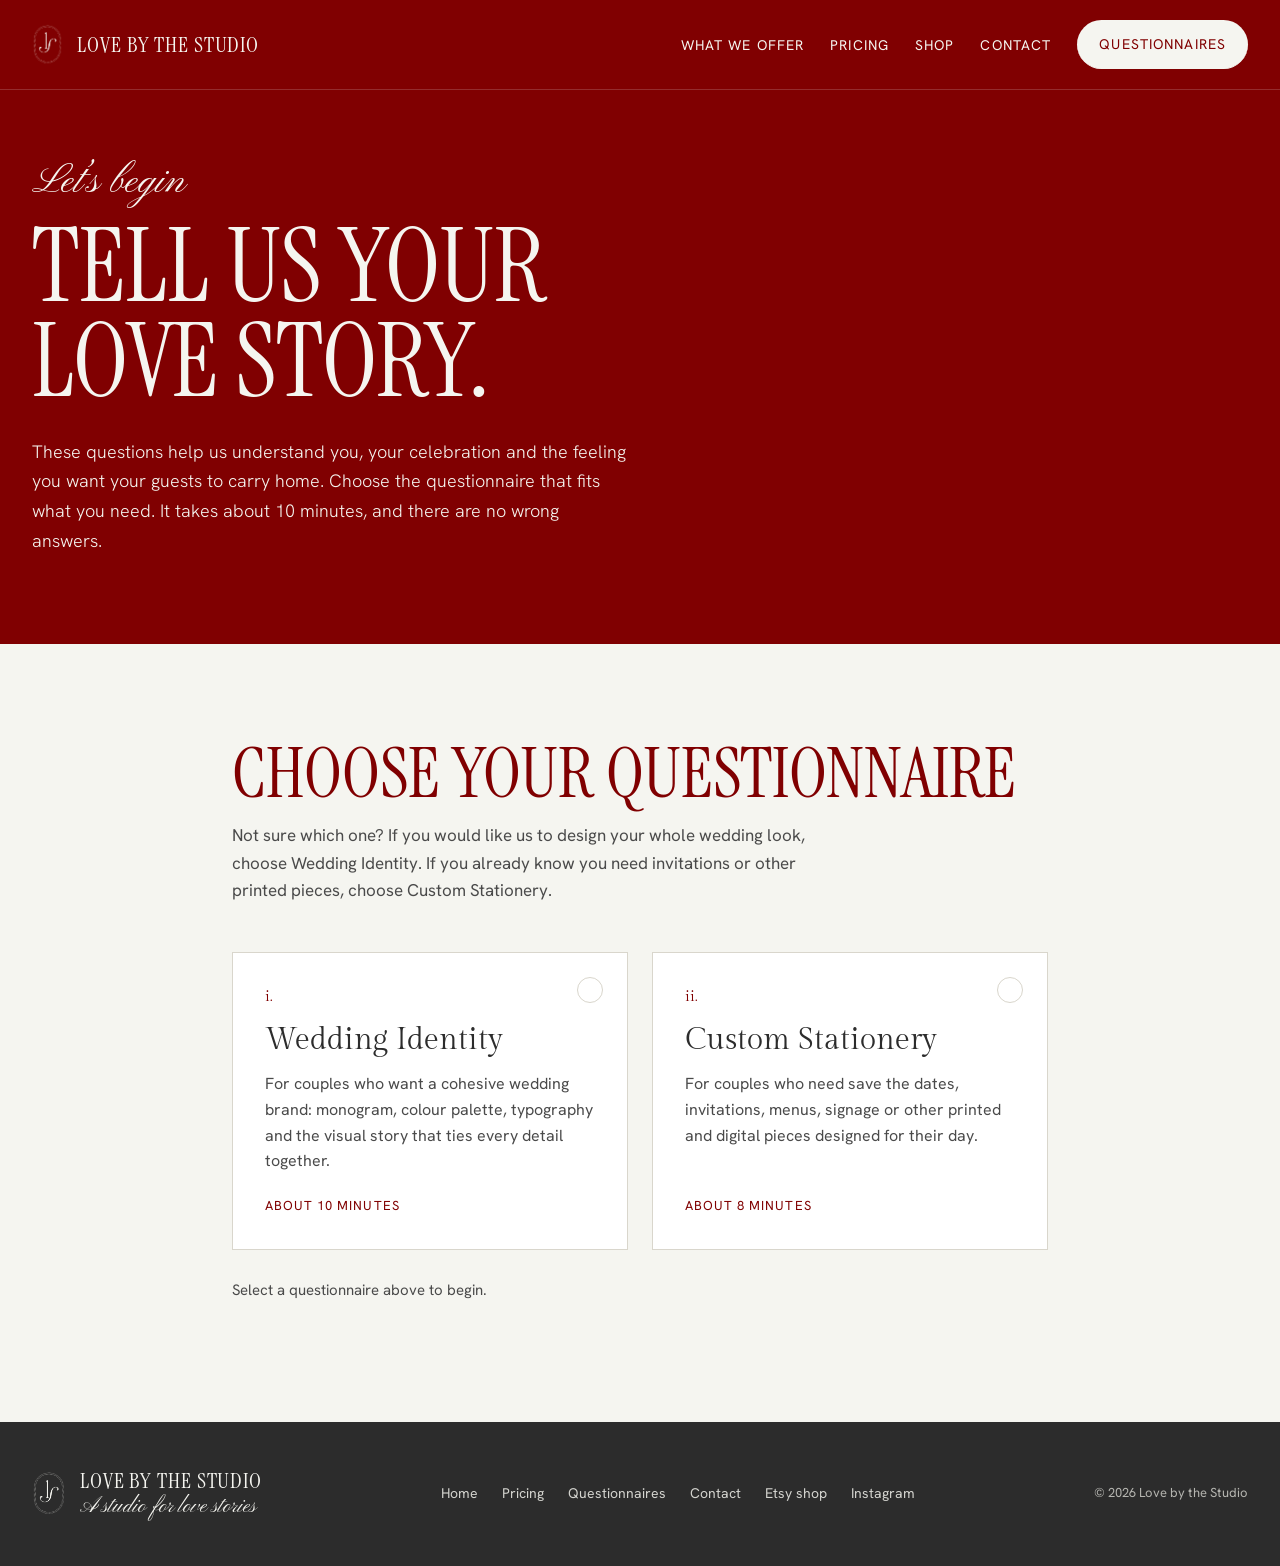
<file: questionnaire.html>
<!doctype html>
<html lang="en">
<head>
<meta charset="utf-8">
<meta name="viewport" content="width=device-width, initial-scale=1">
<title>Client Questionnaires | Love by the Studio</title>
<meta name="description" content="Tell us about your wedding. Complete the Wedding Identity or Custom Stationery questionnaire and the Love by the Studio team will be in touch.">
<link rel="canonical" href="https://lovebythestudio.com/questionnaire.html">
<meta property="og:type" content="website">
<meta property="og:site_name" content="Love by the Studio">
<meta property="og:url" content="https://lovebythestudio.com/questionnaire.html">
<meta property="og:title" content="Client Questionnaires | Love by the Studio">
<meta property="og:description" content="Tell us about your wedding so we can begin designing your wedding identity or custom stationery.">
<meta property="og:image" content="https://lovebythestudio.com/images/share-preview.jpg">
<meta property="og:image:width" content="1200">
<meta property="og:image:height" content="630">
<meta name="twitter:card" content="summary_large_image">
<link rel="icon" type="image/png" href="images/logo-oval-red.png">
<link rel="apple-touch-icon" href="images/logo-oval-red.png">
<link rel="preconnect" href="https://fonts.googleapis.com">
<link rel="stylesheet" href="https://fonts.googleapis.com/css2?family=Instrument+Serif:ital@0;1&amp;family=Gilda+Display&amp;family=Pinyon+Script&amp;family=Hanken+Grotesk:wght@300;400;500&amp;display=swap">
<link rel="stylesheet" href="css/pages.css">
</head>
<body>

<header class="site-header">
<nav aria-label="Main">
<a class="brand" href="index.html"><img src="images/logo-oval-cream.png" alt=""><span>LOVE BY THE STUDIO</span></a>
<div class="nav-links">
<a href="index.html#offer">What we offer</a>
<a href="pricing.html">Pricing</a>
<a href="index.html#shop">Shop</a>
<a href="contact.html">Contact</a>
<a href="questionnaire.html" class="pill" aria-current="page">Questionnaires</a>
</div>
</nav>
</header>

<main>
<section class="page-hero">
<div class="wrap">
<p class="eyebrow">Let’s begin</p>
<h1>Tell us your love story.</h1>
<p class="lead">These questions help us understand you, your celebration and the feeling you want your guests to carry home. Choose the questionnaire that fits what you need. It takes about 10 minutes, and there are no wrong answers.</p>
</div>
</section>

<section class="section" style="padding-bottom:120px">
<div class="wrap narrow">
<h2 class="section-title">Choose your questionnaire</h2>
<p class="section-intro">Not sure which one? If you would like us to design your whole wedding look, choose Wedding Identity. If you already know you need invitations or other printed pieces, choose Custom Stationery.</p>

<div class="choices" role="group" aria-label="Questionnaire type">
<button type="button" class="choice" data-target="identity" aria-pressed="false" aria-controls="identity">
<span class="tick" aria-hidden="true"><svg width="14" height="14" viewBox="0 0 24 24" fill="none" stroke="#F5F5F0" stroke-width="3" stroke-linecap="round" stroke-linejoin="round"><path d="M5 12.5l4.5 4.5L19 7.5"/></svg></span>
<span class="num">i.</span>
<span class="t">Wedding Identity</span>
<span class="d">For couples who want a cohesive wedding brand: monogram, colour palette, typography and the visual story that ties every detail together.</span>
<span class="meta">About 10 minutes</span>
</button>
<button type="button" class="choice" data-target="stationery" aria-pressed="false" aria-controls="stationery">
<span class="tick" aria-hidden="true"><svg width="14" height="14" viewBox="0 0 24 24" fill="none" stroke="#F5F5F0" stroke-width="3" stroke-linecap="round" stroke-linejoin="round"><path d="M5 12.5l4.5 4.5L19 7.5"/></svg></span>
<span class="num">ii.</span>
<span class="t">Custom Stationery</span>
<span class="d">For couples who need save the dates, invitations, menus, signage or other printed and digital pieces designed for their day.</span>
<span class="meta">About 8 minutes</span>
</button>
</div>
<p class="hint-pick" id="pick-hint">Select a questionnaire above to begin.</p>

<!-- =========================================================
     FORM 1: WEDDING IDENTITY
     Submissions arrive in Netlify (Forms) and are emailed to you.
     ========================================================= -->
<form id="identity" class="q-form" name="wedding-identity-questionnaire" method="POST" action="thank-you.html" data-netlify="true" netlify-honeypot="bot-field" enctype="multipart/form-data">
<input type="hidden" name="form-name" value="wedding-identity-questionnaire">
<input type="hidden" name="subject" value="New Wedding Identity questionnaire">
<p class="hidden-field"><label>Leave this empty: <input name="bot-field" tabindex="-1" autocomplete="off"></label></p>

<div class="form-head">
<h2>Wedding Identity</h2>
<p>Fields marked <span class="req">*</span> are required. Everything else is optional, so share as much or as little as you like.</p>
</div>

<fieldset>
<legend><span class="n">i.</span>About you</legend>
<div class="grid">
<div class="field"><label for="wi-name1">Your full name <span class="req">*</span></label><input id="wi-name1" name="Your name" type="text" autocomplete="name" required></div>
<div class="field"><label for="wi-name2">Your partner’s full name <span class="req">*</span></label><input id="wi-name2" name="Partner's name" type="text" required></div>
<div class="field"><label for="wi-email">Email address <span class="req">*</span></label><input id="wi-email" name="email" type="email" autocomplete="email" required></div>
<div class="field"><label for="wi-phone">Phone or WhatsApp number <span class="req">*</span></label><input id="wi-phone" name="Phone / WhatsApp" type="tel" autocomplete="tel" required></div>
<div class="field"><label for="wi-ig">Instagram handle</label><input id="wi-ig" name="Instagram" type="text" placeholder="@"></div>
<div class="field"><label for="wi-contact">Best way to reach you</label>
<select id="wi-contact" name="Preferred contact"><option value="">Choose one</option><option>WhatsApp</option><option>Email</option><option>Phone call</option><option>Instagram</option></select></div>
</div>
</fieldset>

<fieldset>
<legend><span class="n">ii.</span>Your celebration</legend>
<div class="grid">
<div class="field"><label for="wi-date">Wedding date <span class="req">*</span></label><input id="wi-date" name="Wedding date" type="date" required><span class="help">Not set yet? Pick an approximate date and tell us below.</span></div>
<div class="field"><label for="wi-city">City and venue</label><input id="wi-city" name="City and venue" type="text" placeholder="e.g. Abuja, venue to be confirmed"></div>
<div class="field"><label for="wi-guests">Estimated number of guests</label><input id="wi-guests" name="Guest count" type="number" min="0" inputmode="numeric"></div>
<div class="field"><label for="wi-planner">Wedding planner (if you have one)</label><input id="wi-planner" name="Planner" type="text"></div>
<div class="field full"><span class="label" id="wi-events-l">Which events are you planning?</span>
<div class="options" role="group" aria-labelledby="wi-events-l">
<label class="opt"><input type="checkbox" name="Events[]" value="Traditional engagement / introduction">Traditional engagement or introduction</label>
<label class="opt"><input type="checkbox" name="Events[]" value="White wedding / ceremony">White wedding or ceremony</label>
<label class="opt"><input type="checkbox" name="Events[]" value="Reception">Reception</label>
<label class="opt"><input type="checkbox" name="Events[]" value="Bridal shower">Bridal shower</label>
<label class="opt"><input type="checkbox" name="Events[]" value="After-party">After-party</label>
<label class="opt"><input type="checkbox" name="Events[]" value="Court / registry">Court or registry</label>
</div></div>
<div class="field full"><label for="wi-dates-note">Anything to know about your dates or events?</label><textarea id="wi-dates-note" name="Notes on dates and events" rows="3"></textarea></div>
</div>
</fieldset>

<fieldset>
<legend><span class="n">iii.</span>Your story</legend>
<p class="fs-note">This is where your wedding identity comes from. Small details often become the most meaningful design elements.</p>
<div class="grid">
<div class="field full"><label for="wi-story">How did you meet, and what is your story together? <span class="req">*</span></label><textarea id="wi-story" name="Our story" rows="5" required></textarea></div>
<div class="field"><label for="wi-words">Three words that describe you as a couple</label><input id="wi-words" name="Three words" type="text"></div>
<div class="field"><label for="wi-feel">How do you want guests to feel?</label><input id="wi-feel" name="How guests should feel" type="text" placeholder="e.g. welcomed, celebrated, in awe"></div>
<div class="field full"><label for="wi-meaning">Places, songs, symbols, cultures or traditions that matter to you</label><textarea id="wi-meaning" name="Meaningful details" rows="3"></textarea></div>
</div>
</fieldset>

<fieldset>
<legend><span class="n">iv.</span>Your style</legend>
<div class="grid">
<div class="field full"><span class="label" id="wi-style-l">Which styles feel most like you?</span>
<div class="options" role="group" aria-labelledby="wi-style-l">
<label class="opt"><input type="checkbox" name="Style[]" value="Classic and timeless">Classic and timeless</label>
<label class="opt"><input type="checkbox" name="Style[]" value="Romantic and soft">Romantic and soft</label>
<label class="opt"><input type="checkbox" name="Style[]" value="Modern and minimal">Modern and minimal</label>
<label class="opt"><input type="checkbox" name="Style[]" value="Editorial and fashion-led">Editorial and fashion-led</label>
<label class="opt"><input type="checkbox" name="Style[]" value="Bold and glamorous">Bold and glamorous</label>
<label class="opt"><input type="checkbox" name="Style[]" value="Cultural and traditional">Cultural and traditional</label>
<label class="opt"><input type="checkbox" name="Style[]" value="Garden and natural">Garden and natural</label>
<label class="opt"><input type="checkbox" name="Style[]" value="Not sure yet">Not sure yet</label>
</div></div>
<div class="field"><label for="wi-colours">Colours you love</label><input id="wi-colours" name="Colours we love" type="text"></div>
<div class="field"><label for="wi-avoid">Colours to avoid</label><input id="wi-avoid" name="Colours to avoid" type="text"></div>
<div class="field"><label for="wi-mono">What should your monogram include?</label>
<select id="wi-mono" name="Monogram"><option value="">Choose one</option><option>Our initials</option><option>Our first names</option><option>Our surname</option><option>A wedding hashtag</option><option>We’d love your suggestion</option></select></div>
<div class="field"><label for="wi-hashtag">Wedding hashtag (if you have one)</label><input id="wi-hashtag" name="Hashtag" type="text" placeholder="#"></div>
<div class="field"><label for="wi-pin">Pinterest board or inspiration link</label><input id="wi-pin" name="Inspiration link" type="url" placeholder="https://"></div>
<div class="field"><label for="wi-file">Upload an inspiration image</label><input id="wi-file" name="Inspiration image" type="file" accept="image/*,.pdf"><span class="help">One file, up to 8 MB. You can send more later.</span></div>
</div>
</fieldset>

<fieldset>
<legend><span class="n">v.</span>What you need</legend>
<div class="grid">
<div class="field full"><span class="label" id="wi-need-l">Which pieces would you like us to design? <span class="req">*</span></span>
<div class="options" role="group" aria-labelledby="wi-need-l">
<label class="opt"><input type="checkbox" name="Needs[]" value="Monogram / wedding logo">Monogram or wedding logo</label>
<label class="opt"><input type="checkbox" name="Needs[]" value="Colour palette and typography">Colour palette and typography</label>
<label class="opt"><input type="checkbox" name="Needs[]" value="Wedding website">Wedding website</label>
<label class="opt"><input type="checkbox" name="Needs[]" value="Invitations and stationery">Invitations and stationery</label>
<label class="opt"><input type="checkbox" name="Needs[]" value="Signage">Signage</label>
<label class="opt"><input type="checkbox" name="Needs[]" value="Social media graphics">Social media graphics</label>
<label class="opt"><input type="checkbox" name="Needs[]" value="Bridal party merch">Bridal party merch</label>
<label class="opt"><input type="checkbox" name="Needs[]" value="Games and favours">Games and favours</label>
<label class="opt"><input type="checkbox" name="Needs[]" value="Décor and details">Décor and details</label>
</div></div>
<div class="field"><label for="wi-budget">Budget for your wedding identity</label>
<select id="wi-budget" name="Budget"><option value="">Choose one</option><option>Under ₦250,000</option><option>₦250,000 – ₦500,000</option><option>₦500,000 – ₦1,000,000</option><option>₦1,000,000 – ₦2,000,000</option><option>Above ₦2,000,000</option><option>Not sure yet</option></select></div>
<div class="field"><label for="wi-when">When would you like to see first designs?</label><input id="wi-when" name="First designs by" type="date"></div>
<div class="field"><label for="wi-heard">How did you hear about us?</label>
<select id="wi-heard" name="Heard about us"><option value="">Choose one</option><option>Instagram</option><option>A friend or family member</option><option>A wedding planner or vendor</option><option>Etsy</option><option>Pop-up or event</option><option>Google</option><option>Other</option></select></div>
<div class="field full"><label for="wi-else">Anything else you’d like us to know?</label><textarea id="wi-else" name="Anything else" rows="4"></textarea></div>
</div>
</fieldset>

<label class="consent"><input type="checkbox" name="Consent" value="Yes" required><span>I’m happy for Love by the Studio to contact me about my wedding using the details above. <span class="req">*</span></span></label>
<div class="submit-row">
<button type="submit" class="btn">Send my questionnaire</button>
<p>We’ll be in touch soon to talk through your answers.</p>
</div>
</form>

<!-- =========================================================
     FORM 2: CUSTOM STATIONERY
     ========================================================= -->
<form id="stationery" class="q-form" name="custom-stationery-questionnaire" method="POST" action="thank-you.html" data-netlify="true" netlify-honeypot="bot-field" enctype="multipart/form-data">
<input type="hidden" name="form-name" value="custom-stationery-questionnaire">
<input type="hidden" name="subject" value="New Custom Stationery questionnaire">
<p class="hidden-field"><label>Leave this empty: <input name="bot-field" tabindex="-1" autocomplete="off"></label></p>

<div class="form-head">
<h2>Custom Stationery</h2>
<p>Fields marked <span class="req">*</span> are required. Tell us what you need and we’ll come back with ideas and a quote.</p>
</div>

<fieldset>
<legend><span class="n">i.</span>About you</legend>
<div class="grid">
<div class="field"><label for="cs-name1">Your full name <span class="req">*</span></label><input id="cs-name1" name="Your name" type="text" autocomplete="name" required></div>
<div class="field"><label for="cs-name2">Your partner’s full name</label><input id="cs-name2" name="Partner's name" type="text"></div>
<div class="field"><label for="cs-email">Email address <span class="req">*</span></label><input id="cs-email" name="email" type="email" autocomplete="email" required></div>
<div class="field"><label for="cs-phone">Phone or WhatsApp number <span class="req">*</span></label><input id="cs-phone" name="Phone / WhatsApp" type="tel" autocomplete="tel" required></div>
<div class="field full"><label for="cs-names">Names exactly as they should appear on your stationery <span class="req">*</span></label><input id="cs-names" name="Names as printed" type="text" required placeholder="e.g. Adaeze &amp; Tobi"></div>
</div>
</fieldset>

<fieldset>
<legend><span class="n">ii.</span>Your celebration</legend>
<div class="grid">
<div class="field"><label for="cs-date">Wedding or event date <span class="req">*</span></label><input id="cs-date" name="Event date" type="date" required></div>
<div class="field"><label for="cs-city">City and venue</label><input id="cs-city" name="City and venue" type="text"></div>
<div class="field full"><span class="label" id="cs-events-l">Which events is the stationery for?</span>
<div class="options" role="group" aria-labelledby="cs-events-l">
<label class="opt"><input type="checkbox" name="Events[]" value="Traditional engagement / introduction">Traditional engagement or introduction</label>
<label class="opt"><input type="checkbox" name="Events[]" value="White wedding / ceremony">White wedding or ceremony</label>
<label class="opt"><input type="checkbox" name="Events[]" value="Reception">Reception</label>
<label class="opt"><input type="checkbox" name="Events[]" value="Bridal shower">Bridal shower</label>
<label class="opt"><input type="checkbox" name="Events[]" value="Other celebration">Another celebration</label>
</div></div>
</div>
</fieldset>

<fieldset>
<legend><span class="n">iii.</span>The pieces you need</legend>
<div class="grid">
<div class="field full"><span class="label" id="cs-items-l">Which pieces would you like? <span class="req">*</span></span>
<div class="options" role="group" aria-labelledby="cs-items-l">
<label class="opt"><input type="checkbox" name="Items[]" value="Save the dates">Save the dates</label>
<label class="opt"><input type="checkbox" name="Items[]" value="Invitations">Invitations</label>
<label class="opt"><input type="checkbox" name="Items[]" value="RSVP cards">RSVP cards</label>
<label class="opt"><input type="checkbox" name="Items[]" value="Details / information cards">Details or information cards</label>
<label class="opt"><input type="checkbox" name="Items[]" value="Envelopes">Envelopes</label>
<label class="opt"><input type="checkbox" name="Items[]" value="Order of service / programmes">Order of service or programmes</label>
<label class="opt"><input type="checkbox" name="Items[]" value="Menus">Menus</label>
<label class="opt"><input type="checkbox" name="Items[]" value="Place cards">Place cards</label>
<label class="opt"><input type="checkbox" name="Items[]" value="Table numbers">Table numbers</label>
<label class="opt"><input type="checkbox" name="Items[]" value="Welcome sign">Welcome sign</label>
<label class="opt"><input type="checkbox" name="Items[]" value="Seating chart">Seating chart</label>
<label class="opt"><input type="checkbox" name="Items[]" value="Thank-you cards">Thank-you cards</label>
<label class="opt"><input type="checkbox" name="Items[]" value="Bridesmaid proposal cards">Bridesmaid proposal cards</label>
</div></div>
<div class="field"><span class="label" id="cs-format-l">Printed or digital? <span class="req">*</span></span>
<div class="options" role="radiogroup" aria-labelledby="cs-format-l" style="grid-template-columns:1fr">
<label class="opt"><input type="radio" name="Format" value="Printed" required>Printed</label>
<label class="opt"><input type="radio" name="Format" value="Digital (to share online)">Digital, to share online</label>
<label class="opt"><input type="radio" name="Format" value="Both">Both</label>
</div></div>
<div class="field"><label for="cs-qty">How many invitations do you need?</label><input id="cs-qty" name="Invitation quantity" type="number" min="0" inputmode="numeric"><span class="help">An estimate is fine.</span></div>
<div class="field full"><span class="label" id="cs-finish-l">Finishing touches you’re interested in</span>
<div class="options" role="group" aria-labelledby="cs-finish-l">
<label class="opt"><input type="checkbox" name="Finishes[]" value="Wax seals">Wax seals</label>
<label class="opt"><input type="checkbox" name="Finishes[]" value="Ribbon or lace">Ribbon or lace</label>
<label class="opt"><input type="checkbox" name="Finishes[]" value="Vellum wraps">Vellum wraps</label>
<label class="opt"><input type="checkbox" name="Finishes[]" value="Foil">Foil</label>
<label class="opt"><input type="checkbox" name="Finishes[]" value="Textured or handmade paper">Textured or handmade paper</label>
<label class="opt"><input type="checkbox" name="Finishes[]" value="Envelope liners">Envelope liners</label>
<label class="opt"><input type="checkbox" name="Finishes[]" value="Keep it simple">Keep it simple</label>
</div></div>
</div>
</fieldset>

<fieldset>
<legend><span class="n">iv.</span>Design and wording</legend>
<div class="grid">
<div class="field"><label for="cs-identity">Do you already have a wedding identity?</label>
<select id="cs-identity" name="Existing identity"><option value="">Choose one</option><option>Yes, designed by Love by the Studio</option><option>Yes, from another designer</option><option>No, please design one for the stationery</option></select></div>
<div class="field"><label for="cs-wording">Is your wording ready?</label>
<select id="cs-wording" name="Wording"><option value="">Choose one</option><option>Yes, I’ll send it</option><option>Partly</option><option>No, please help me write it</option></select></div>
<div class="field"><label for="cs-colours">Colours you’d like to use</label><input id="cs-colours" name="Colours" type="text"></div>
<div class="field"><label for="cs-style">Describe the style you want</label><input id="cs-style" name="Style" type="text" placeholder="e.g. classic, romantic, minimal"></div>
<div class="field"><label for="cs-pin">Pinterest board or inspiration link</label><input id="cs-pin" name="Inspiration link" type="url" placeholder="https://"></div>
<div class="field"><label for="cs-file">Upload your wording, logo or an inspiration image</label><input id="cs-file" name="Attachment" type="file" accept="image/*,.pdf,.doc,.docx"><span class="help">One file, up to 8 MB.</span></div>
</div>
</fieldset>

<fieldset>
<legend><span class="n">v.</span>Timing and delivery</legend>
<div class="grid">
<div class="field"><label for="cs-need">When do you need the stationery by? <span class="req">*</span></label><input id="cs-need" name="Needed by" type="date" required><span class="help">For printed invitations, we recommend allowing at least 6–8 weeks.</span></div>
<div class="field"><label for="cs-deliver">Delivery city or pickup</label><input id="cs-deliver" name="Delivery" type="text" placeholder="e.g. delivery in Abuja, or pickup"></div>
<div class="field"><label for="cs-budget">Budget for your stationery</label>
<select id="cs-budget" name="Budget"><option value="">Choose one</option><option>Under ₦150,000</option><option>₦150,000 – ₦300,000</option><option>₦300,000 – ₦600,000</option><option>₦600,000 – ₦1,000,000</option><option>Above ₦1,000,000</option><option>Not sure yet</option></select></div>
<div class="field"><label for="cs-heard">How did you hear about us?</label>
<select id="cs-heard" name="Heard about us"><option value="">Choose one</option><option>Instagram</option><option>A friend or family member</option><option>A wedding planner or vendor</option><option>Etsy</option><option>Pop-up or event</option><option>Google</option><option>Other</option></select></div>
<div class="field full"><label for="cs-else">Anything else you’d like us to know?</label><textarea id="cs-else" name="Anything else" rows="4"></textarea></div>
</div>
</fieldset>

<label class="consent"><input type="checkbox" name="Consent" value="Yes" required><span>I’m happy for Love by the Studio to contact me about my order using the details above. <span class="req">*</span></span></label>
<div class="submit-row">
<button type="submit" class="btn">Send my questionnaire</button>
<p>We’ll be in touch soon with ideas and a quote.</p>
</div>
</form>

</div>
</section>
</main>

<footer class="site-footer">
<div class="wrap">
<div class="foot-brand"><img src="images/logo-oval-cream.png" alt=""><div><span class="n">LOVE BY THE STUDIO</span><span class="s">A studio for love stories</span></div></div>
<div class="foot-links"><a href="index.html">Home</a><a href="pricing.html">Pricing</a><a href="questionnaire.html">Questionnaires</a><a href="contact.html">Contact</a><a href="https://www.etsy.com/shop/Lovebythestudio" target="_blank" rel="noopener">Etsy shop</a><a href="https://instagram.com/lovebythestudio" target="_blank" rel="noopener">Instagram</a></div>
<span class="copy">© 2026 Love by the Studio</span>
</div>
</footer>

<script>
(function(){
  var forms = {identity: document.getElementById('identity'), stationery: document.getElementById('stationery')};
  var buttons = document.querySelectorAll('.choice');
  var hint = document.getElementById('pick-hint');
  function show(key, scroll){
    Object.keys(forms).forEach(function(k){ forms[k].hidden = (k !== key); });
    buttons.forEach(function(b){ b.setAttribute('aria-pressed', b.dataset.target === key ? 'true' : 'false'); });
    hint.hidden = !!key;
    if (key && history.replaceState) history.replaceState(null, '', '#' + key);
    if (key && scroll) forms[key].scrollIntoView({behavior:'smooth', block:'start'});
  }
  buttons.forEach(function(b){ b.addEventListener('click', function(){ show(b.dataset.target, true); }); });
  var start = (location.hash || '').replace('#','');
  show(forms[start] ? start : null, false);
})();
</script>
</body>
</html>
</file>
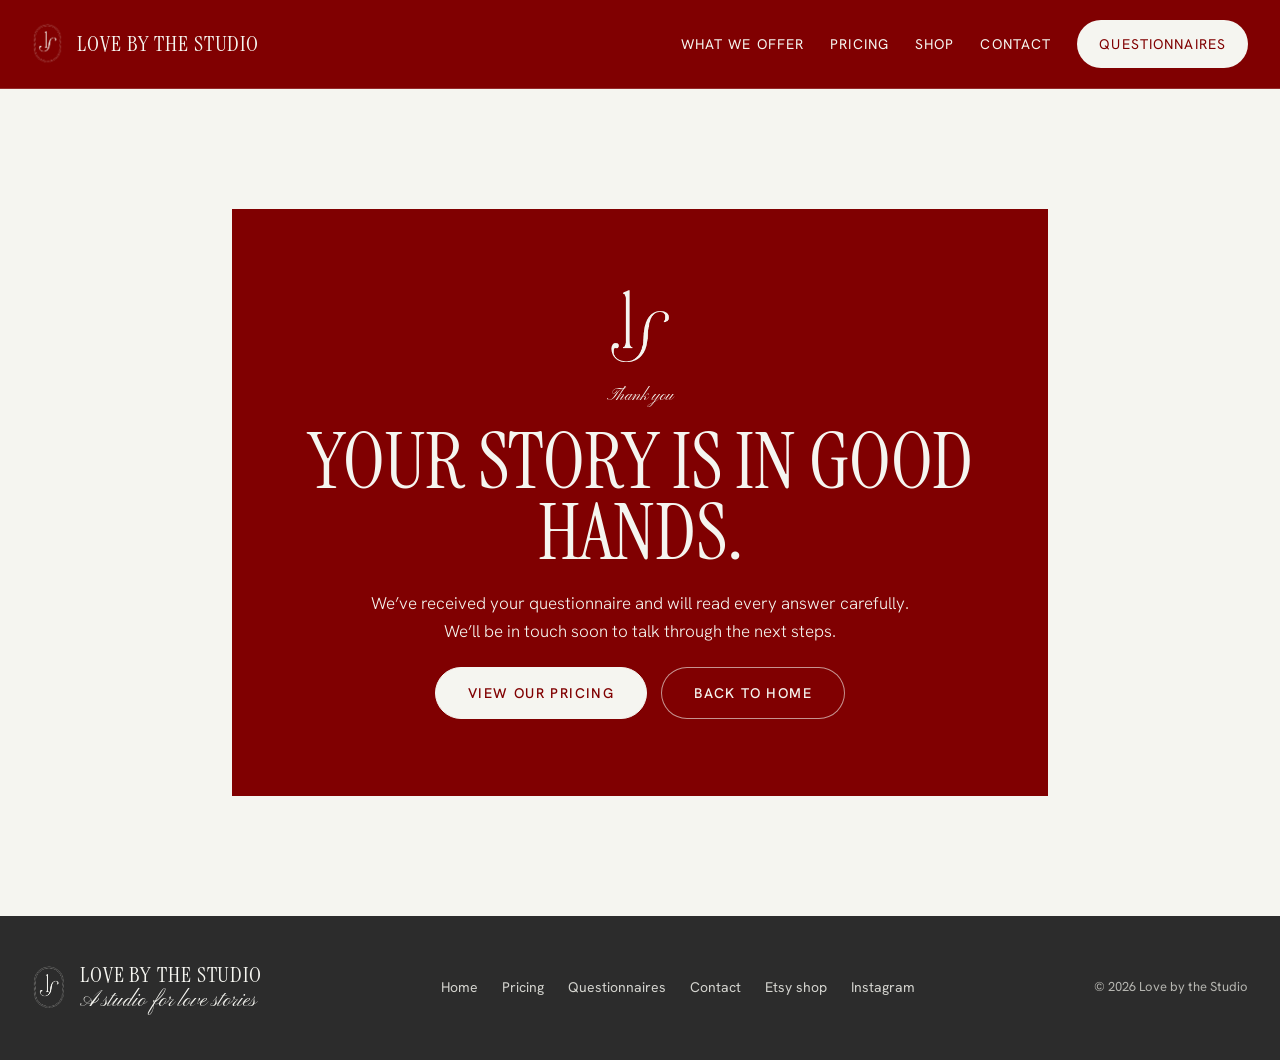
<file: thank-you.html>
<!doctype html>
<html lang="en">
<head>
<meta charset="utf-8">
<meta name="viewport" content="width=device-width, initial-scale=1">
<title>Thank You | Love by the Studio</title>
<meta name="robots" content="noindex">
<link rel="icon" type="image/png" href="images/logo-oval-red.png">
<link rel="preconnect" href="https://fonts.googleapis.com">
<link rel="stylesheet" href="https://fonts.googleapis.com/css2?family=Instrument+Serif:ital@0;1&amp;family=Gilda+Display&amp;family=Pinyon+Script&amp;family=Hanken+Grotesk:wght@300;400;500&amp;display=swap">
<link rel="stylesheet" href="css/pages.css">
</head>
<body>
<header class="site-header">
<nav aria-label="Main">
<a class="brand" href="index.html"><img src="images/logo-oval-cream.png" alt=""><span>LOVE BY THE STUDIO</span></a>
<div class="nav-links">
<a href="index.html#offer">What we offer</a>
<a href="pricing.html">Pricing</a>
<a href="index.html#shop">Shop</a>
<a href="contact.html">Contact</a>
<a href="questionnaire.html" class="pill">Questionnaires</a>
</div>
</nav>
</header>
<main>
<section class="section" style="padding:120px 0">
<div class="wrap narrow">
<div class="cta-box">
<img src="images/logo-monogram-cream.png" alt="" style="height:80px;width:auto">
<p class="eyebrow" style="margin:0">Thank you</p>
<h2>Your story is in good hands.</h2>
<p>We’ve received your questionnaire and will read every answer carefully. We’ll be in touch soon to talk through the next steps.</p>
<div class="row">
<a class="btn light" href="pricing.html">View our pricing</a>
<a class="btn" style="border-color:rgba(245,245,240,.6)" href="index.html">Back to home</a>
</div>
</div>
</div>
</section>
</main>
<footer class="site-footer">
<div class="wrap">
<div class="foot-brand"><img src="images/logo-oval-cream.png" alt=""><div><span class="n">LOVE BY THE STUDIO</span><span class="s">A studio for love stories</span></div></div>
<div class="foot-links"><a href="index.html">Home</a><a href="pricing.html">Pricing</a><a href="questionnaire.html">Questionnaires</a><a href="contact.html">Contact</a><a href="https://www.etsy.com/shop/Lovebythestudio" target="_blank" rel="noopener">Etsy shop</a><a href="https://instagram.com/lovebythestudio" target="_blank" rel="noopener">Instagram</a></div>
<span class="copy">© 2026 Love by the Studio</span>
</div>
</footer>
</body>
</html>
</file>
<file: css/pages.css>
/* Shared styles for the inner pages (questionnaire, pricing, thank you).
   Brand: Red #800001 · Cream #F5F5F0 · White #FFFFFF · Charcoal #2C2C2C */
:root{
  --red:#800001; --red-dark:#5a0001; --cream:#F5F5F0; --white:#FFFFFF;
  --charcoal:#2C2C2C; --body:#4a4a4a; --line:#d9d6cc; --line-soft:#e9e6de;
  --display:'Instrument Serif', serif; --heading:'Gilda Display', serif;
  --script:'Pinyon Script', cursive; --sans:'Hanken Grotesk','Helvetica Neue',Helvetica,sans-serif;
}
*{box-sizing:border-box}
html{scroll-behavior:smooth}
body{margin:0;background:var(--cream);color:var(--charcoal);font-family:var(--sans);font-size:16px;line-height:1.6}
img{max-width:100%;display:block}
a{color:var(--red)} a:hover{color:var(--red-dark)}
.wrap{max-width:1280px;margin:0 auto;padding:0 32px}
.narrow{max-width:880px}

/* Header */
.site-header{background:var(--red);color:var(--cream);border-bottom:1px solid rgba(245,245,240,.18)}
.site-header nav{max-width:1280px;margin:0 auto;padding:20px 32px;display:flex;flex-wrap:wrap;align-items:center;justify-content:space-between;gap:16px}
.brand{display:flex;align-items:center;gap:14px;color:var(--cream);text-decoration:none}
.brand img{height:44px;width:auto}
.brand span{font-family:var(--display);font-size:22px;letter-spacing:.04em;line-height:1}
.nav-links{display:flex;flex-wrap:wrap;align-items:center;gap:8px 26px;font-size:14px;letter-spacing:.08em;text-transform:uppercase}
.nav-links a{color:var(--cream);text-decoration:none;padding:10px 0}
.nav-links a[aria-current="page"]{border-bottom:1px solid var(--cream)}
.nav-links a.pill{color:var(--red);background:var(--cream);padding:13px 22px;border-radius:999px;min-height:44px;display:inline-flex;align-items:center}
.brand:hover,.nav-links a:hover{color:var(--cream);opacity:.85}
.nav-links a.pill:hover{color:var(--red)}

/* Page hero */
.page-hero{background:var(--red);color:var(--cream)}
.page-hero .wrap{padding-top:72px;padding-bottom:88px}
.eyebrow{margin:0 0 18px;font-family:var(--script);font-size:40px;line-height:1}
.page-hero h1{margin:0;font-family:var(--display);font-weight:400;font-size:clamp(56px,8vw,112px);line-height:.92;text-transform:uppercase;max-width:14ch}
.page-hero p.lead{margin:28px 0 0;max-width:600px;font-size:18px;line-height:1.65;font-weight:300}

/* Section headings */
.section{padding:96px 0}
.section-title{margin:0;font-family:var(--display);font-weight:400;font-size:clamp(44px,5.5vw,72px);line-height:.95;text-transform:uppercase;color:var(--red)}
.section-intro{margin:16px 0 0;max-width:620px;color:var(--body);font-size:17px}
h2.h-serif,h3.h-serif{font-family:var(--heading);font-weight:400;color:var(--charcoal);margin:0}

/* Buttons */
.btn{display:inline-flex;align-items:center;justify-content:center;min-height:52px;padding:15px 32px;border-radius:999px;font:500 14px/1 var(--sans);letter-spacing:.1em;text-transform:uppercase;text-decoration:none;cursor:pointer;border:1px solid var(--red);background:var(--red);color:var(--cream)}
.btn:hover{background:var(--red-dark);border-color:var(--red-dark);color:var(--cream)}
.btn.ghost{background:transparent;color:var(--red)}
.btn.ghost:hover{background:var(--red);color:var(--cream)}
.btn.light{background:var(--cream);border-color:var(--cream);color:var(--red)}
.btn.light:hover{background:var(--white);color:var(--red)}
.btn:focus-visible,.choice:focus-visible,input:focus-visible,select:focus-visible,textarea:focus-visible{outline:2px solid var(--red);outline-offset:3px}

/* Footer */
.site-footer{background:var(--charcoal);color:var(--cream)}
.site-footer .wrap{padding-top:48px;padding-bottom:48px;display:flex;flex-wrap:wrap;align-items:center;justify-content:space-between;gap:24px}
.foot-brand{display:flex;align-items:center;gap:14px}
.foot-brand img{height:48px;width:auto}
.foot-brand .n{font-family:var(--display);font-size:22px;letter-spacing:.04em;line-height:1;display:block}
.foot-brand .s{font-family:var(--script);font-size:22px;line-height:1;display:block;margin-top:4px}
.foot-links{display:flex;flex-wrap:wrap;gap:8px 24px;font-size:14px}
.foot-links a{color:#d4d4cf;text-decoration:none;padding:6px 0}
.foot-links a:hover{color:var(--cream)}
.copy{font-size:13px;color:#b5b5b0}

/* ---------- Questionnaire ---------- */
.choices{display:grid;grid-template-columns:repeat(auto-fit,minmax(300px,1fr));gap:24px;margin-top:48px}
.choice{display:flex;flex-direction:column;gap:14px;text-align:left;background:var(--white);border:1px solid var(--line);padding:32px;cursor:pointer;font:inherit;color:inherit;position:relative;transition:border-color .15s, box-shadow .15s}
.choice:hover{border-color:var(--red)}
.choice[aria-pressed="true"]{border-color:var(--red);box-shadow:inset 0 0 0 1px var(--red)}
.choice .num{font-family:var(--heading);color:var(--red);font-size:15px}
.choice .t{font-family:var(--heading);font-size:30px;line-height:1.15;color:var(--charcoal)}
.choice .d{color:var(--body);font-size:16px}
.choice .meta{font-size:13px;letter-spacing:.08em;text-transform:uppercase;color:var(--red);margin-top:auto;padding-top:8px}
.choice .tick{position:absolute;top:24px;right:24px;width:26px;height:26px;border-radius:50%;border:1px solid var(--line);display:flex;align-items:center;justify-content:center}
.choice[aria-pressed="true"] .tick{background:var(--red);border-color:var(--red)}
.choice .tick svg{opacity:0}
.choice[aria-pressed="true"] .tick svg{opacity:1}
.hint-pick{margin:28px 0 0;color:var(--body);font-size:15px}

.q-form{background:var(--white);border:1px solid var(--line);padding:clamp(24px,5vw,64px);margin-top:56px}
.q-form[hidden]{display:none}
.q-form .form-head{display:flex;flex-direction:column;gap:10px;padding-bottom:28px;border-bottom:1px solid var(--line-soft)}
.q-form .form-head h2{font-family:var(--display);font-weight:400;font-size:clamp(40px,4.5vw,60px);line-height:.95;text-transform:uppercase;color:var(--red);margin:0}
.q-form .form-head p{margin:0;color:var(--body);max-width:620px}
fieldset{border:0;margin:0;padding:40px 0 8px;border-bottom:1px solid var(--line-soft)}
fieldset:last-of-type{border-bottom:0}
legend{padding:0;font-family:var(--heading);font-size:26px;color:var(--charcoal);display:flex;align-items:baseline;gap:12px}
legend .n{font-size:15px;color:var(--red)}
.fs-note{margin:6px 0 0;color:var(--body);font-size:15px}
.grid{display:grid;grid-template-columns:repeat(auto-fit,minmax(260px,1fr));gap:22px 28px;margin-top:24px}
.field{display:flex;flex-direction:column;gap:8px;min-width:0}
.field.full{grid-column:1/-1}
label,.label{font-size:15px;font-weight:500;color:var(--charcoal)}
.req{color:var(--red)}
.help{font-size:13.5px;color:#5f5f5f;font-weight:400}
input[type=text],input[type=email],input[type=tel],input[type=date],input[type=number],input[type=url],select,textarea{width:100%;font:16px/1.4 var(--sans);color:var(--charcoal);background:var(--cream);border:1px solid var(--line);border-radius:2px;padding:13px 14px;min-height:48px}
textarea{min-height:120px;resize:vertical}
input:focus,select:focus,textarea:focus{border-color:var(--red);background:var(--white)}
input[type=file]{font:15px var(--sans);padding:10px 0}
.options{display:grid;grid-template-columns:repeat(auto-fill,minmax(220px,1fr));gap:4px 20px;margin-top:4px}
.opt{display:flex;align-items:flex-start;gap:10px;font-weight:400;font-size:15.5px;padding:8px 0;min-height:44px;cursor:pointer}
.opt input{width:20px;height:20px;margin:2px 0 0;accent-color:var(--red);flex:none}
.consent{display:flex;gap:12px;align-items:flex-start;font-weight:400;font-size:15px;color:var(--body);margin-top:28px}
.consent input{width:20px;height:20px;margin-top:3px;accent-color:var(--red);flex:none}
.submit-row{display:flex;flex-wrap:wrap;align-items:center;gap:20px;margin-top:32px}
.submit-row p{margin:0;font-size:14px;color:#5f5f5f}
.hidden-field{position:absolute;left:-9999px}

/* ---------- Pricing ---------- */
.price-nav{display:flex;flex-wrap:wrap;gap:10px;margin-top:36px}
.price-nav a{border:1px solid rgba(245,245,240,.55);color:var(--cream);text-decoration:none;padding:11px 20px;border-radius:999px;font-size:13px;letter-spacing:.08em;text-transform:uppercase}
.price-nav a:hover{background:var(--cream);color:var(--red)}
.price-group{padding:72px 0 0}
.price-group header{display:flex;flex-wrap:wrap;justify-content:space-between;align-items:flex-end;gap:16px;border-top:1px solid var(--line);padding-top:32px}
.price-group header h2{display:flex;align-items:baseline;gap:14px;font-family:var(--heading);font-weight:400;font-size:clamp(30px,3.4vw,42px);margin:0}
.price-group header h2 .n{font-size:16px;color:var(--red)}
.price-group header p{margin:0;max-width:440px;color:var(--body);font-size:15.5px}
.price-list{list-style:none;margin:24px 0 0;padding:0}
.price-list li{display:grid;grid-template-columns:minmax(0,1fr) auto;gap:6px 24px;padding:20px 0;border-bottom:1px solid var(--line-soft)}
.price-list .item{font-family:var(--heading);font-size:21px;color:var(--charcoal)}
.price-list .desc{grid-column:1/2;color:var(--body);font-size:15px;max-width:620px}
.price-list .price{grid-row:1/3;grid-column:2;align-self:start;text-align:right;font-family:var(--display);font-size:28px;line-height:1.1;color:var(--red);white-space:nowrap}
.price-list .price small{display:block;font-family:var(--sans);font-size:12px;letter-spacing:.08em;text-transform:uppercase;color:#6b6b6b}
.packages{display:grid;grid-template-columns:repeat(auto-fit,minmax(280px,1fr));gap:24px;margin-top:28px}
.package{background:var(--white);border:1px solid var(--line);padding:32px;display:flex;flex-direction:column;gap:14px}
.package.featured{border-color:var(--red);box-shadow:inset 0 0 0 1px var(--red)}
.package .tag{align-self:flex-start;font-size:12px;letter-spacing:.1em;text-transform:uppercase;background:var(--red);color:var(--cream);padding:6px 12px;border-radius:999px}
.package h3{font-family:var(--heading);font-weight:400;font-size:28px;margin:0}
.package .amount{font-family:var(--display);font-size:40px;line-height:1;color:var(--red)}
.package .amount small{font-family:var(--sans);font-size:13px;color:#6b6b6b;letter-spacing:.04em}
.package ul{margin:0;padding:0;list-style:none;display:flex;flex-direction:column;gap:8px;color:var(--body);font-size:15.5px}
.package li{padding-left:22px;position:relative}
.package li::before{content:"";position:absolute;left:2px;top:.62em;width:8px;height:8px;border-radius:50%;border:1px solid var(--red)}
.package .btn{margin-top:auto;align-self:flex-start}
.pay-band{background:var(--red);color:var(--cream);margin-top:96px}
.pay-band .wrap{padding-top:96px;padding-bottom:96px}
.pay-band .section-title{color:var(--cream)}
.pay-band .section-intro{color:var(--cream);opacity:.92;font-weight:300}
.pay-grid{display:grid;grid-template-columns:repeat(auto-fit,minmax(260px,1fr));gap:24px;margin-top:44px}
.pay{border:1px solid rgba(245,245,240,.35);padding:28px;display:flex;flex-direction:column;gap:12px}
.pay h3{font-family:var(--heading);font-weight:400;font-size:26px;margin:0;color:var(--cream)}
.pay p{margin:0;font-size:15.5px;font-weight:300}
.pay dl{margin:4px 0 0;display:grid;grid-template-columns:auto 1fr;gap:6px 14px;font-size:15px}
.pay dt{opacity:.8;font-weight:300}
.pay dd{margin:0;font-weight:500}
.pay a{color:var(--cream)}
.terms{display:grid;grid-template-columns:repeat(auto-fit,minmax(260px,1fr));gap:28px 40px;margin-top:40px}
.terms h3{font-family:var(--heading);font-weight:400;font-size:22px;margin:0 0 8px}
.terms p{margin:0;color:var(--body);font-size:15.5px}
.cta-box{background:var(--red);color:var(--cream);padding:clamp(40px,6vw,80px) clamp(24px,5vw,72px);display:flex;flex-direction:column;align-items:center;text-align:center;gap:22px}
.cta-box h2{margin:0;font-family:var(--display);font-weight:400;font-size:clamp(44px,6vw,84px);line-height:.92;text-transform:uppercase}
.cta-box p{margin:0;max-width:560px;font-size:17px;font-weight:300}
.cta-box .row{display:flex;flex-wrap:wrap;justify-content:center;gap:14px}

@media (max-width:600px){
  .wrap{padding:0 20px}
  .site-header nav{padding:16px 20px}
  .price-list li{grid-template-columns:1fr}
  .price-list .price{grid-row:auto;grid-column:1;text-align:left}
}

/* ---------- Contact ---------- */
.contact-grid{display:flex;flex-wrap:wrap;gap:48px;align-items:flex-start}
.contact-grid > .q-form{flex:1 1 520px;min-width:0;margin-top:0}
.contact-aside{flex:1 1 300px;min-width:0;display:flex;flex-direction:column;gap:28px}
.contact-card{border-top:1px solid var(--line);padding-top:22px;display:flex;flex-direction:column;gap:8px}
.contact-card h2{font-family:var(--heading);font-weight:400;font-size:24px;margin:0;color:var(--charcoal)}
.contact-card p{margin:0;color:var(--body);font-size:15.5px}
.contact-card a.link{font-size:14px;letter-spacing:.08em;text-transform:uppercase;padding:8px 0;display:inline-block}
.contact-photo{width:100%;max-width:420px;aspect-ratio:4/5;object-fit:cover;border-radius:210px 210px 0 0}
</file>
